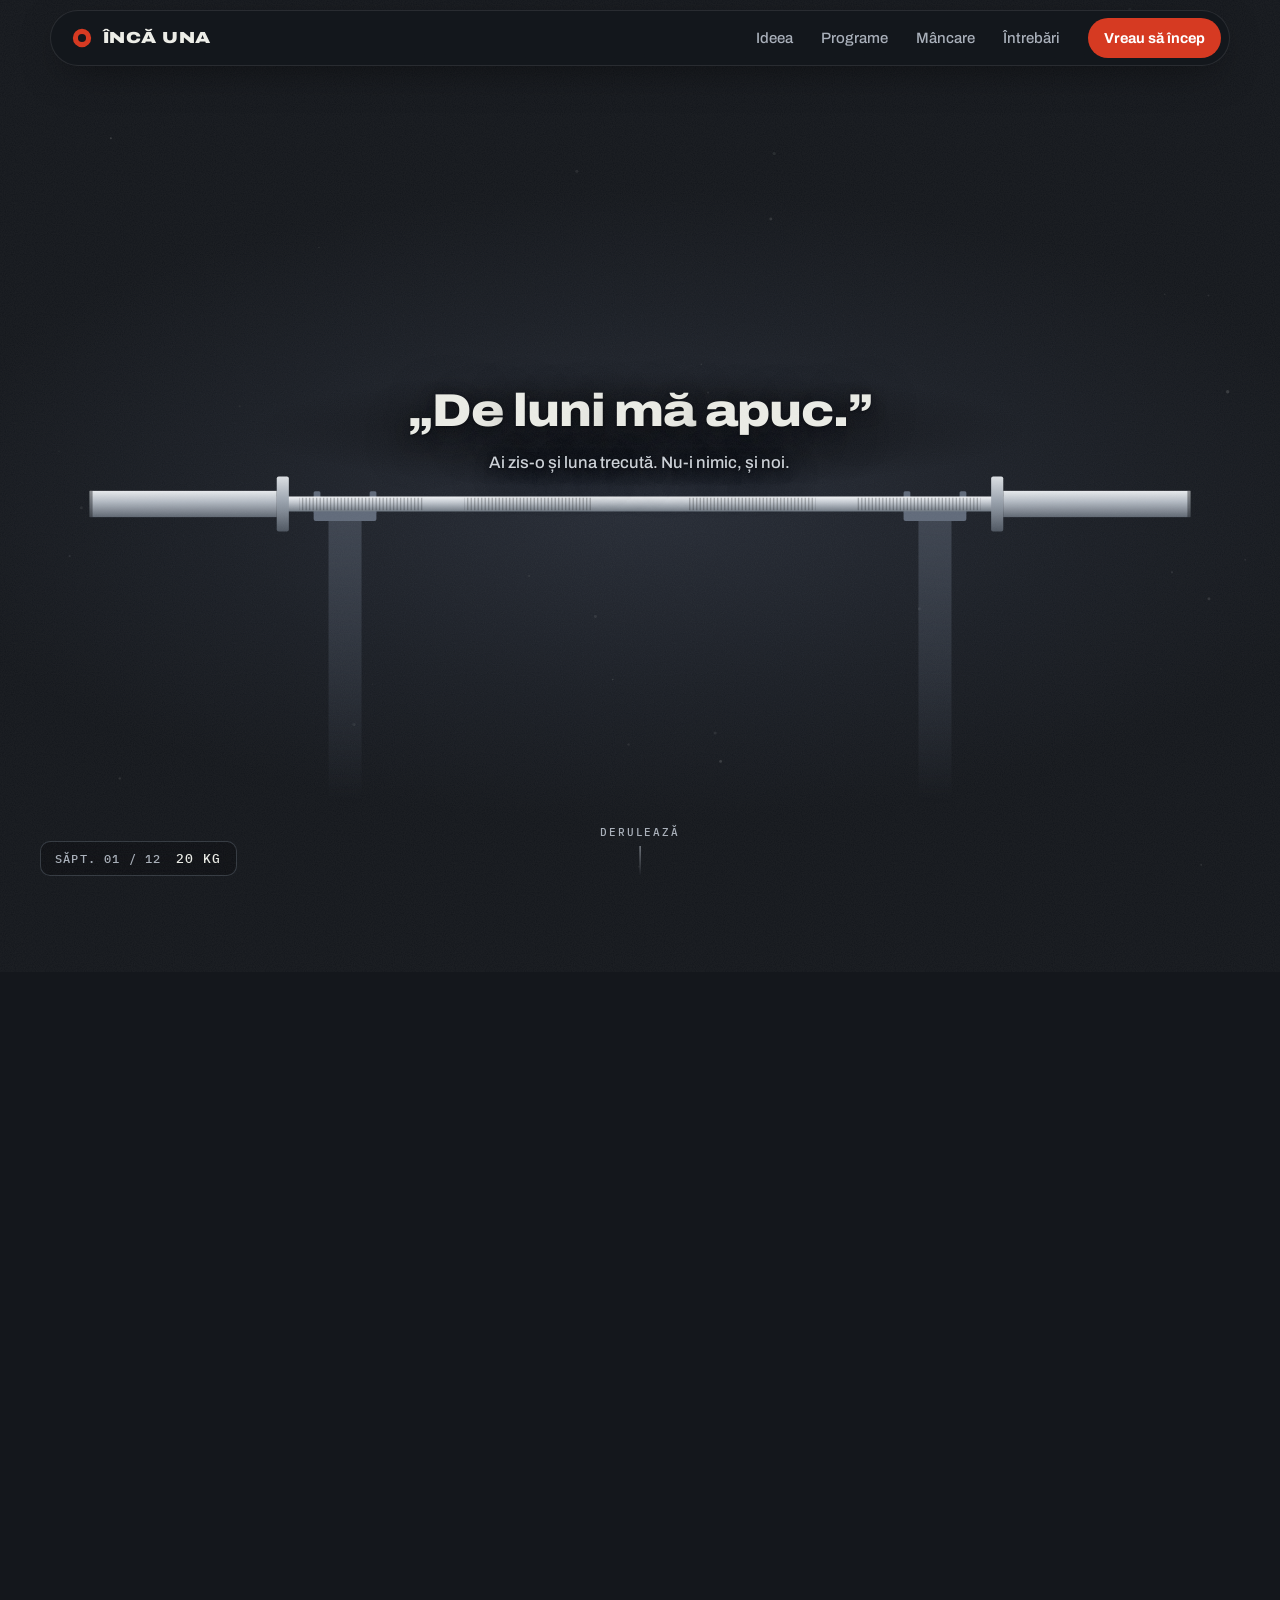
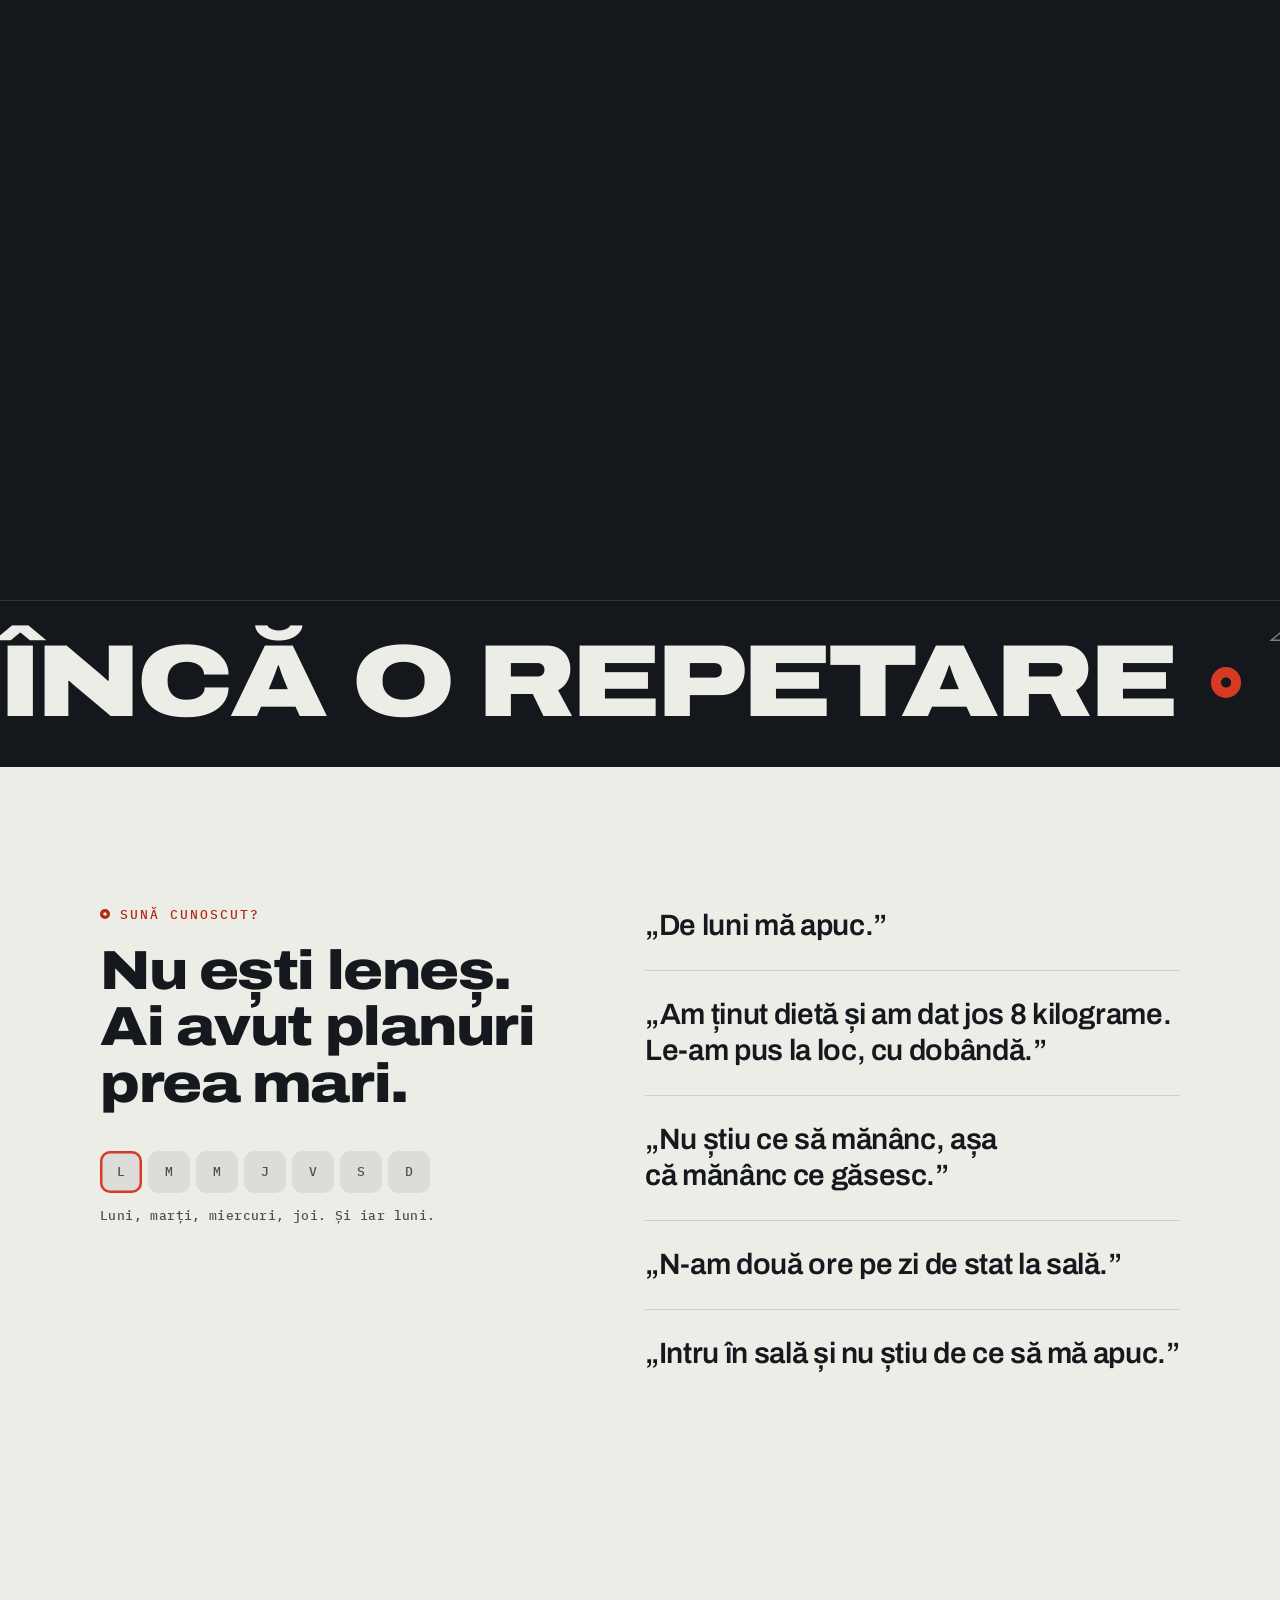
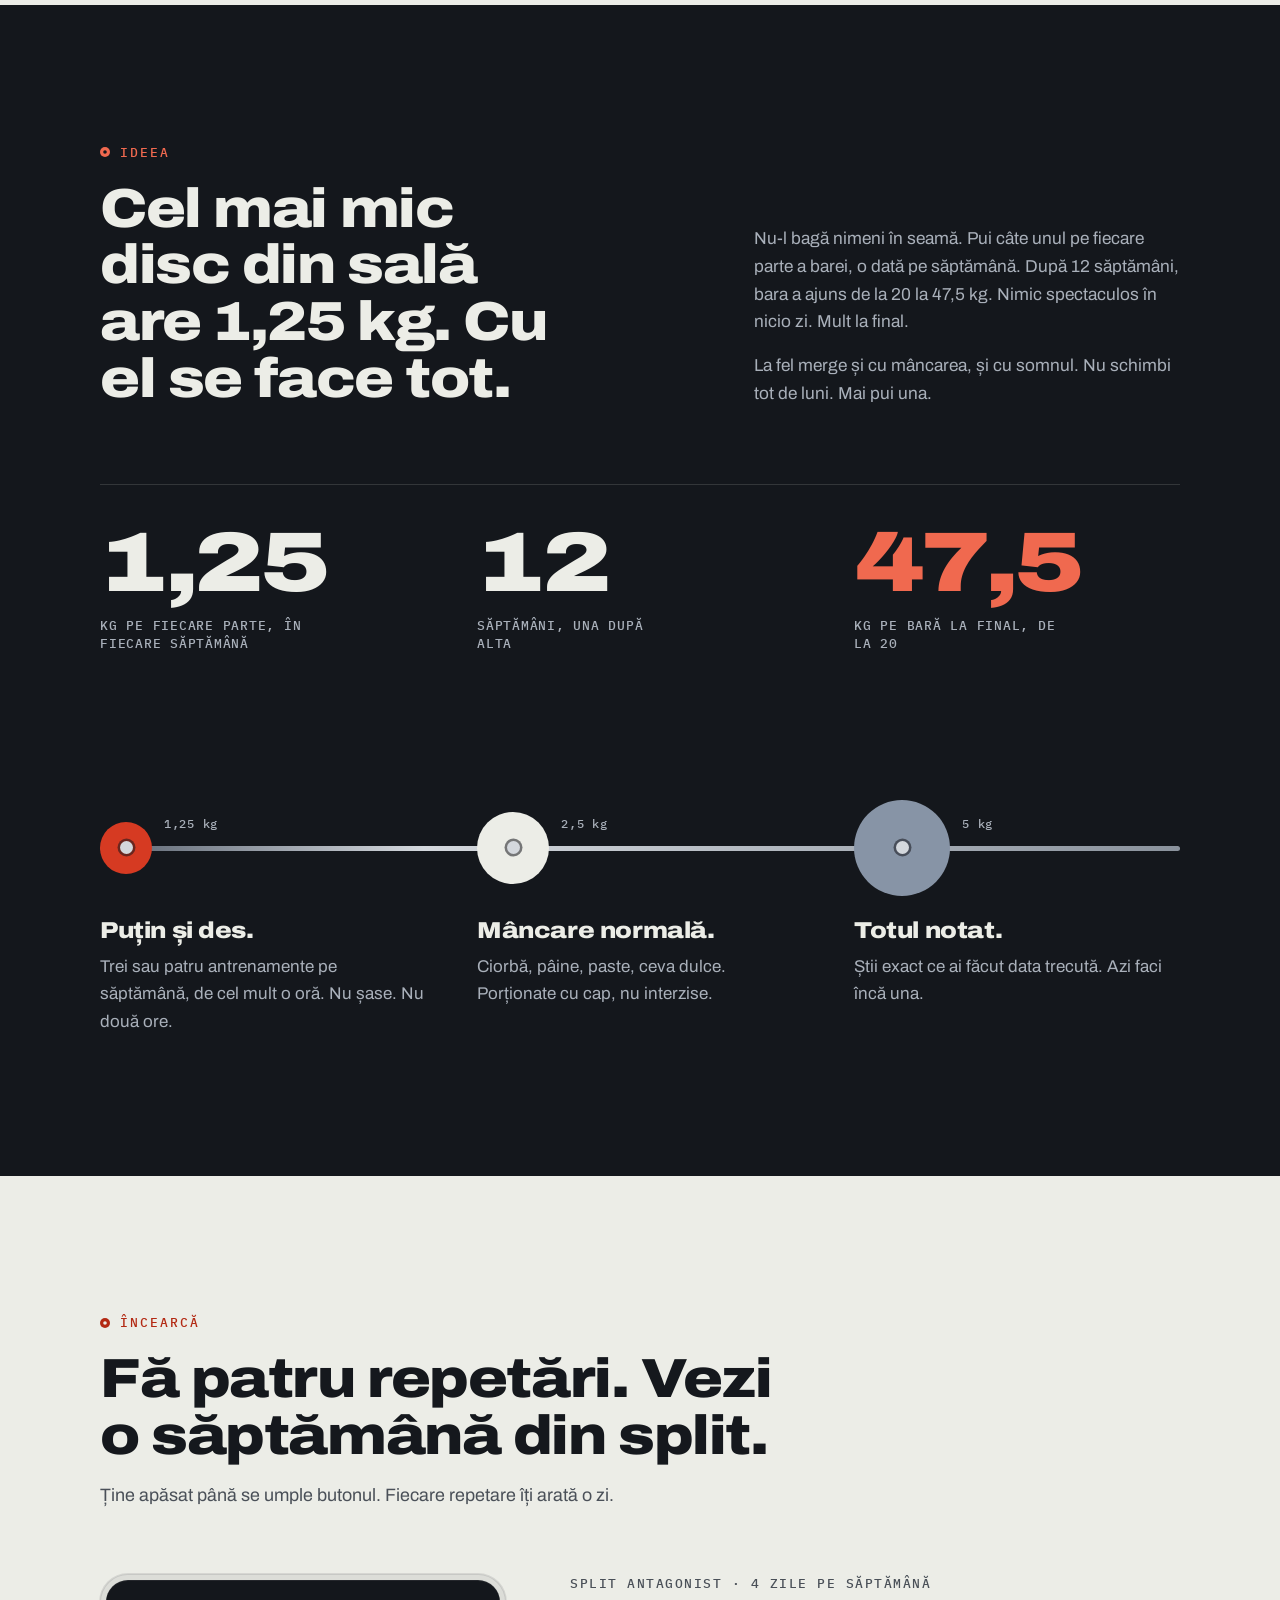
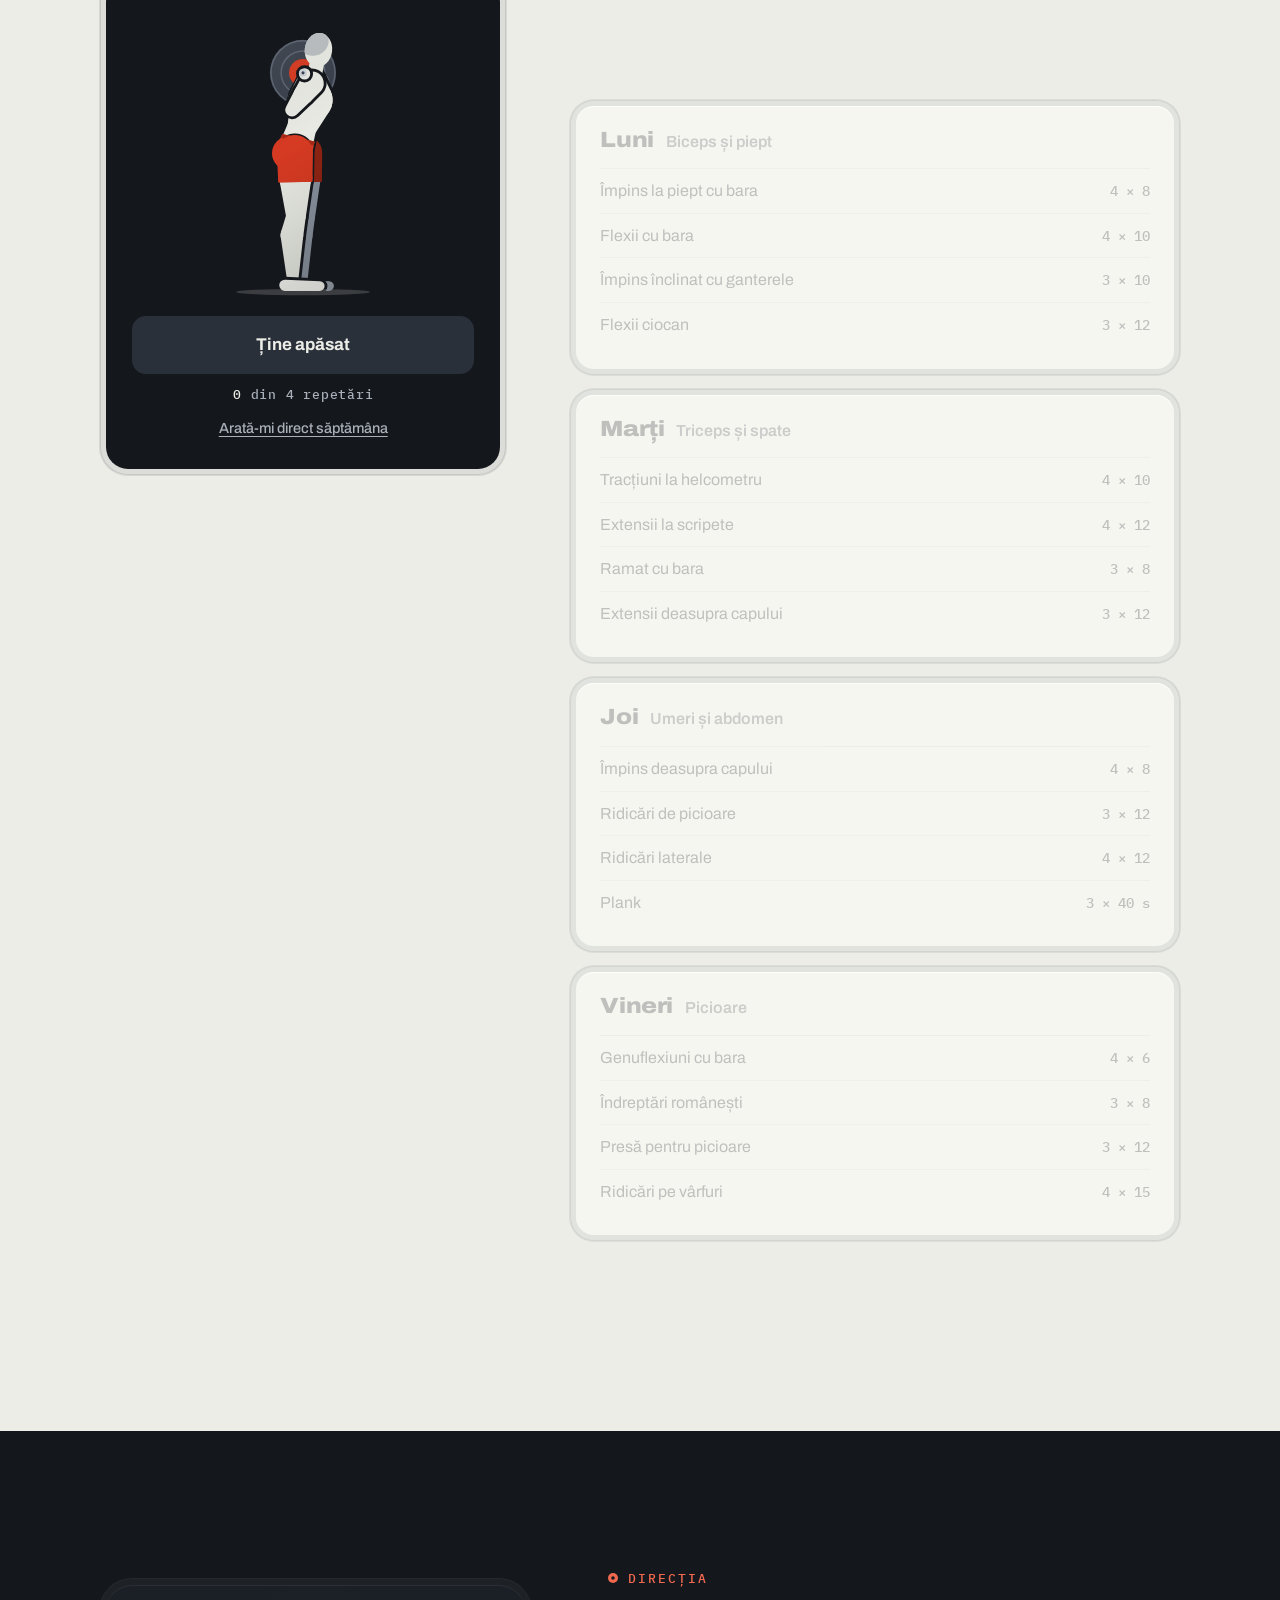
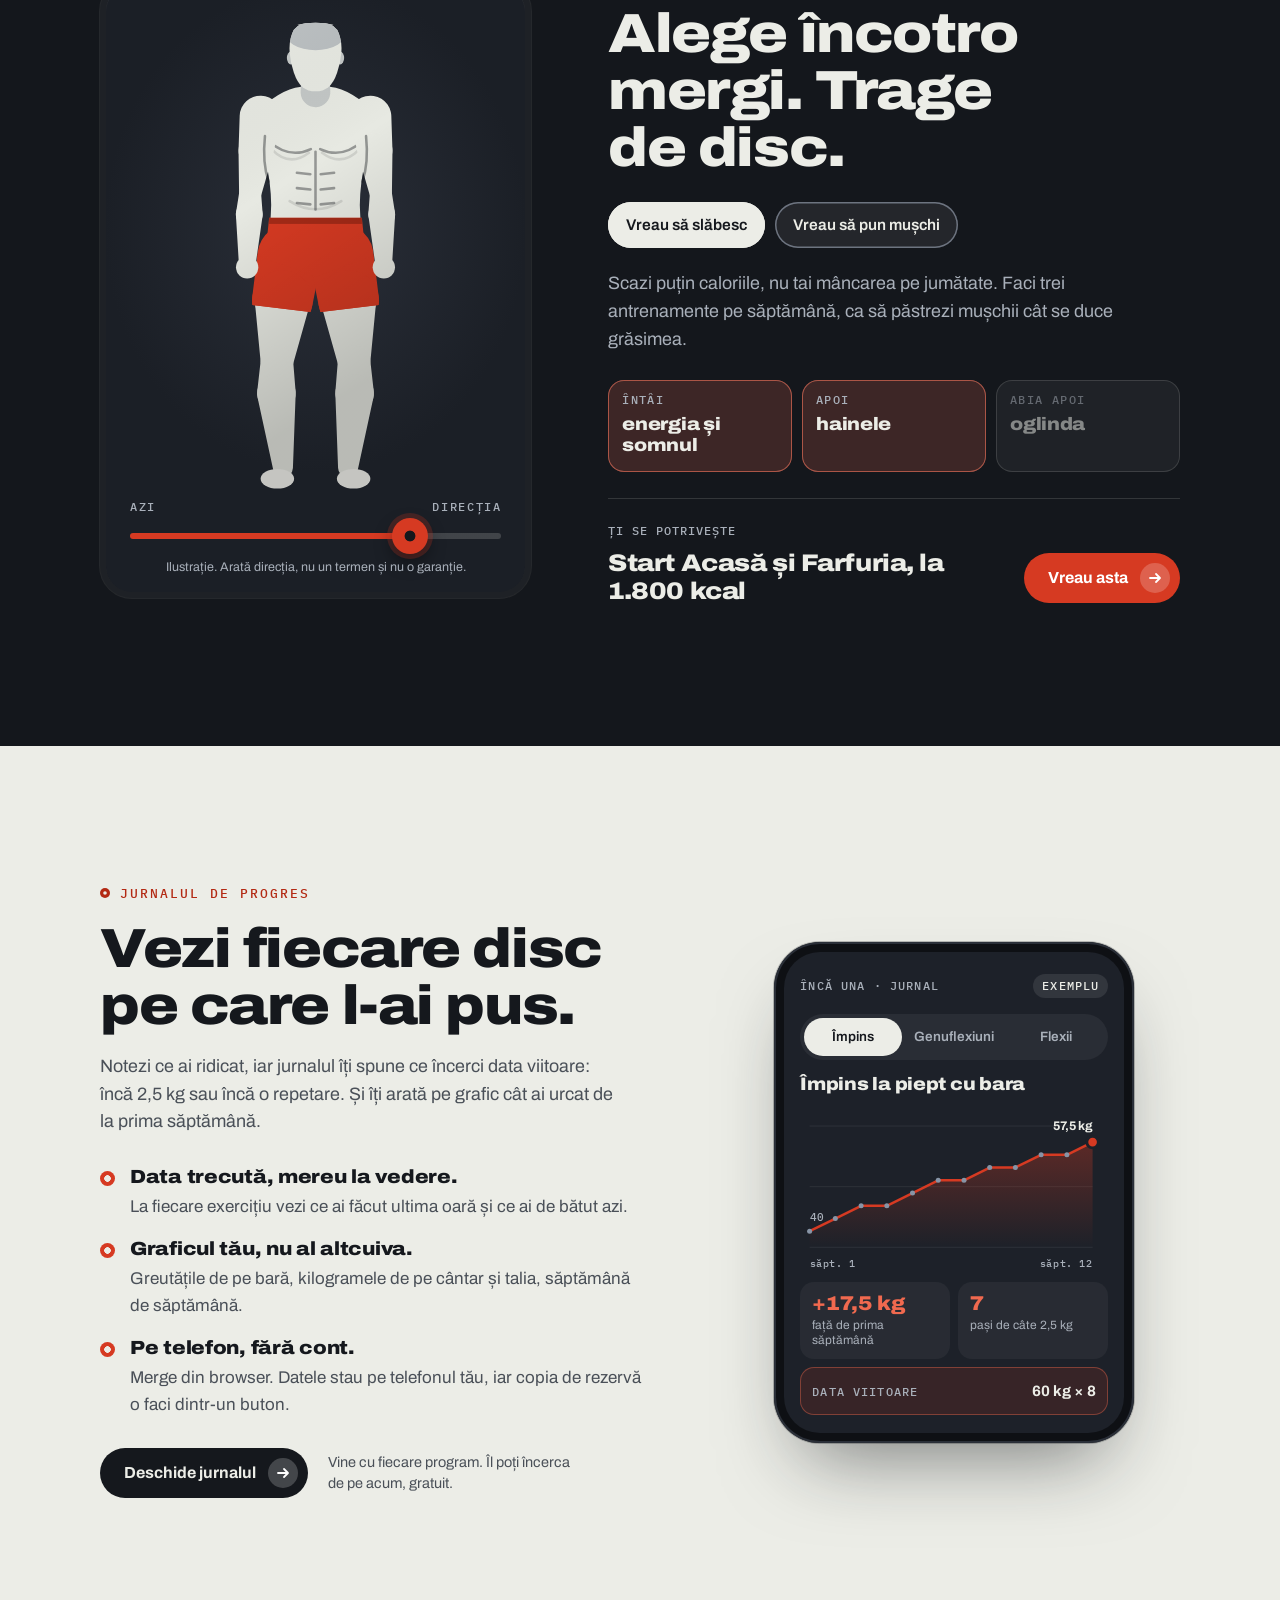
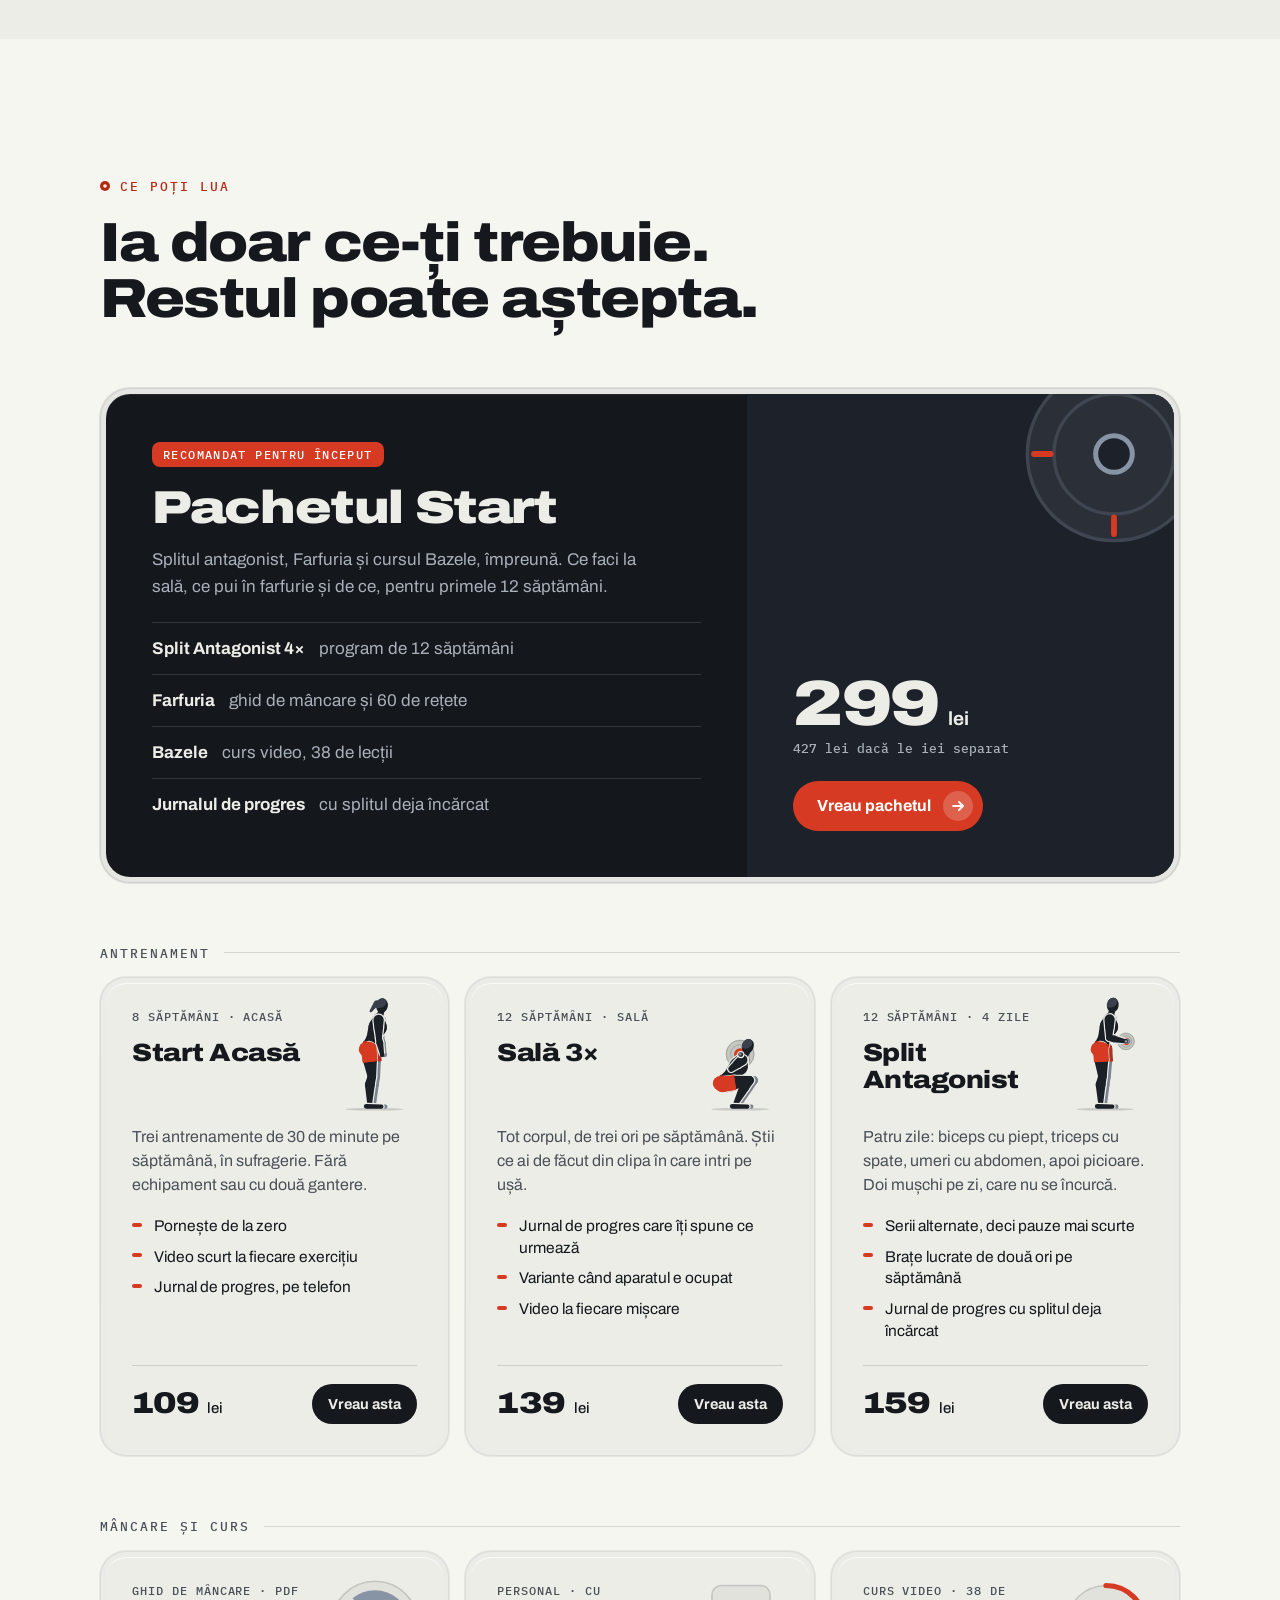
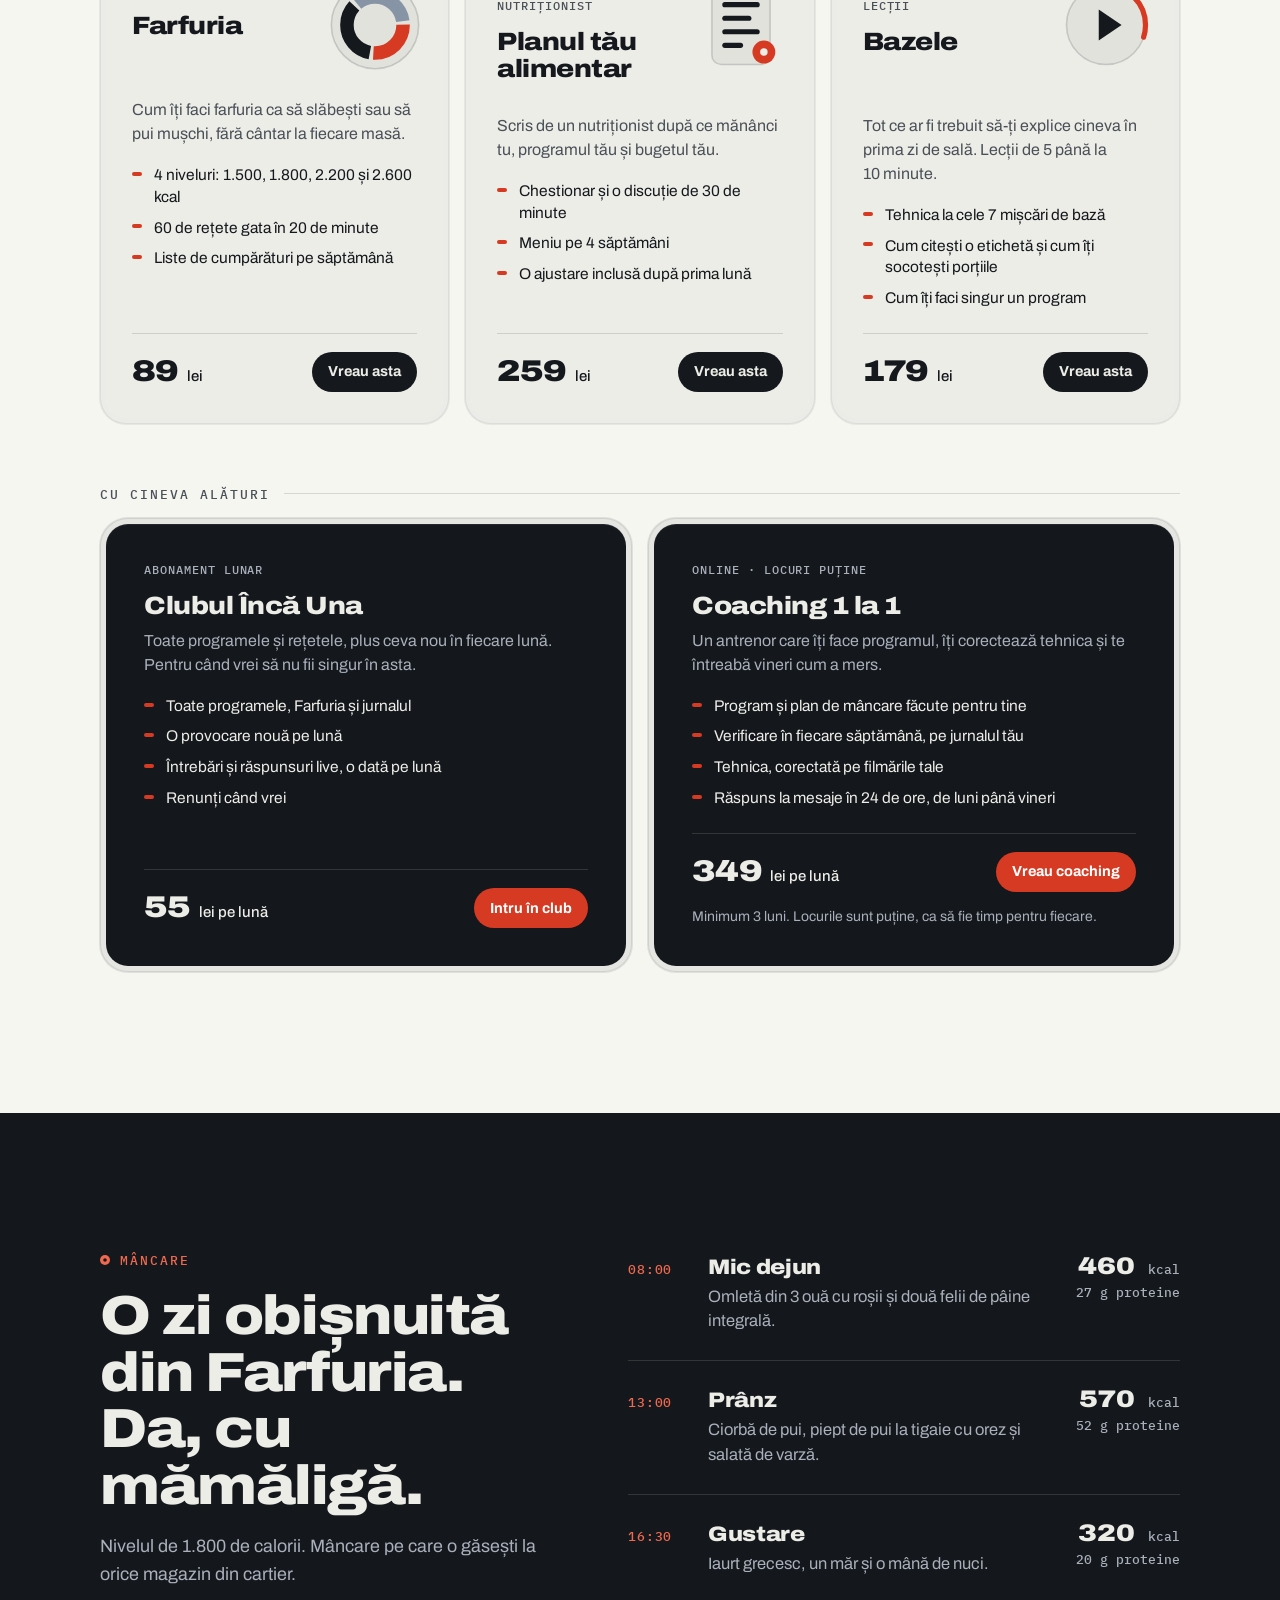
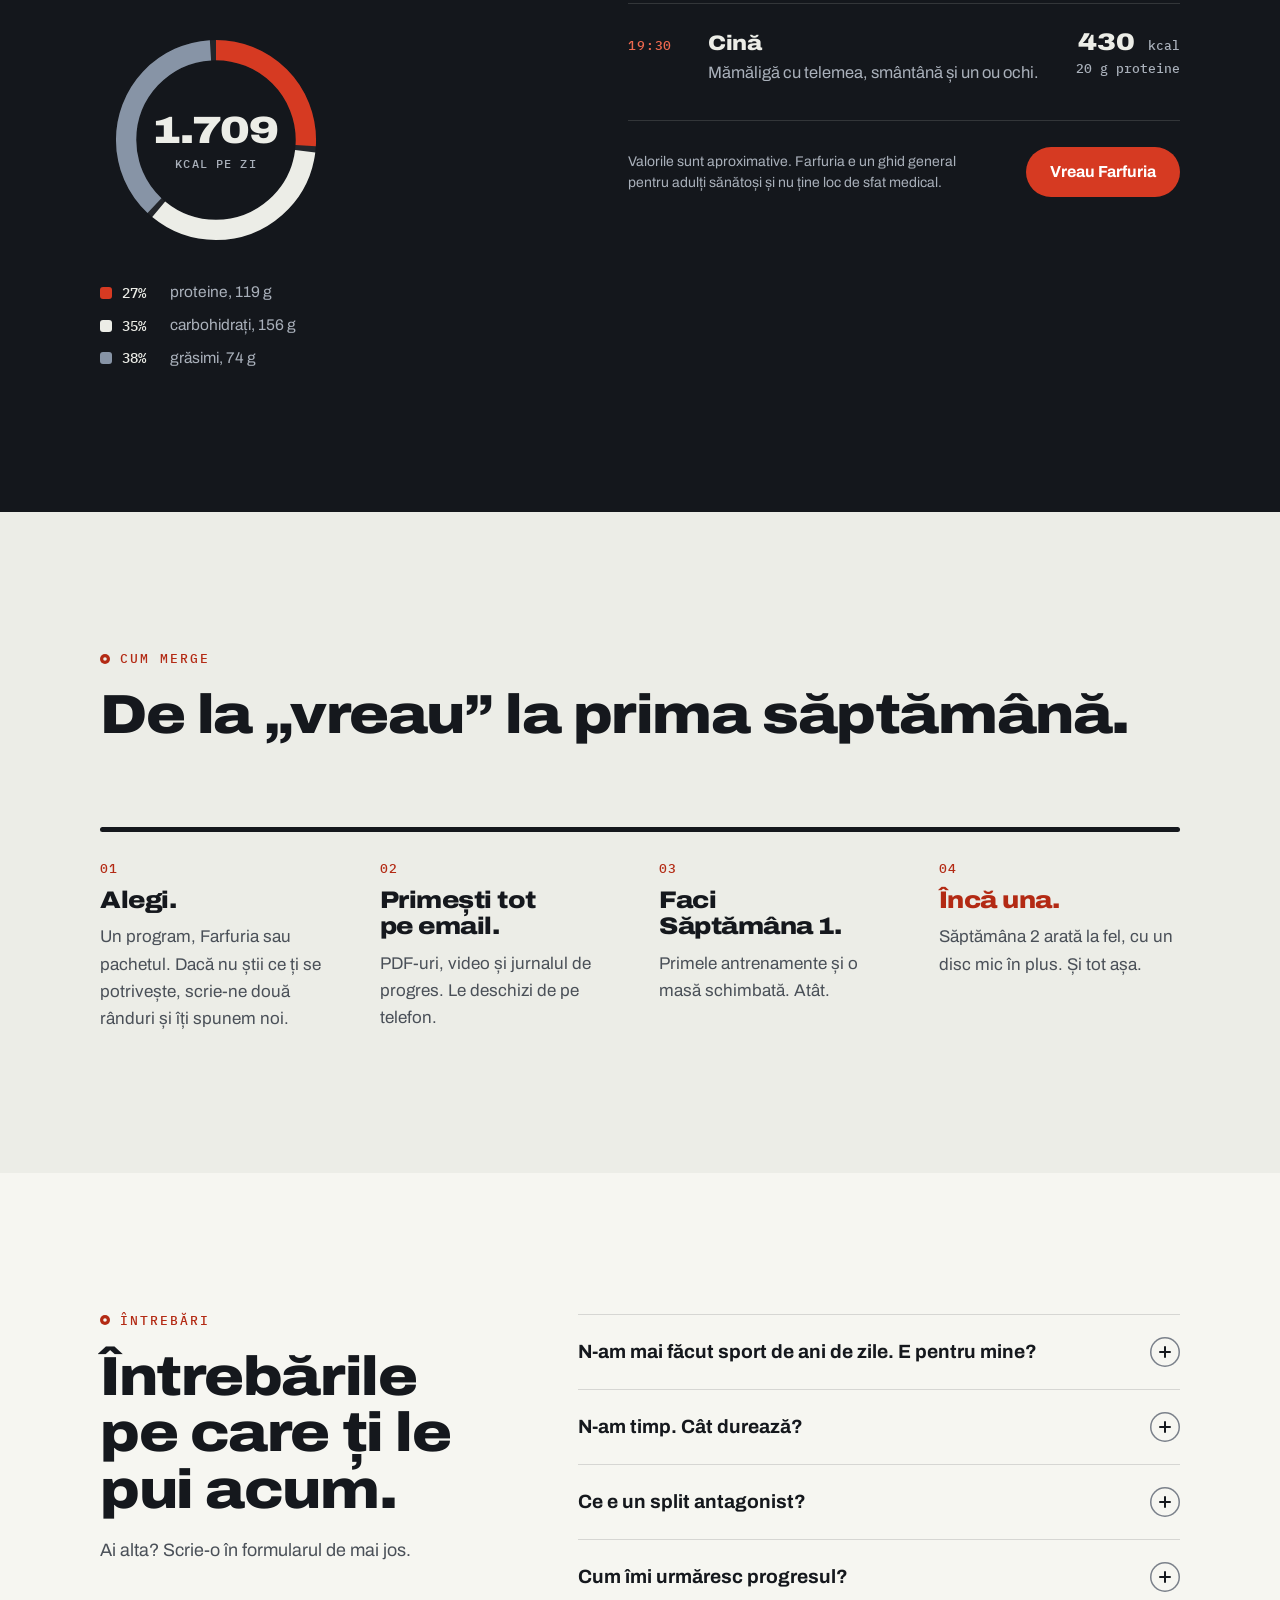
<file: index.html>
<!doctype html>
<html lang="ro">
<head>
<meta charset="utf-8">
<meta name="viewport" content="width=device-width,initial-scale=1">
<title>Încă Una · Programe de antrenament, planuri de mâncare și coaching online</title>
<meta name="description" content="Programe de antrenament pentru acasă și sală, planuri de mâncare cu rețete românești și coaching online. Puțin câte puțin, săptămână de săptămână.">
<meta name="theme-color" content="#14171C">
<meta name="robots" content="noindex">
<!-- DEPLOY STEP: og:url and og:image carry the live address. Change both when the site moves to its own domain. -->
<meta property="og:type" content="website">
<meta property="og:locale" content="ro_RO">
<meta property="og:title" content="Încă Una · Antrenamente, mâncare și coaching online">
<meta property="og:description" content="Programe de antrenament și planuri de mâncare pe care le poți ține și în săptămânile proaste.">
<meta property="og:url" content="https://edi09popa-art.github.io/inca-una/">
<meta property="og:image" content="https://edi09popa-art.github.io/inca-una/assets/og.jpg">
<meta name="twitter:card" content="summary_large_image">
<link rel="icon" href="data:image/svg+xml,%3Csvg xmlns='http://www.w3.org/2000/svg' viewBox='0 0 32 32'%3E%3Crect width='32' height='32' rx='7' fill='%2314171C'/%3E%3Ccircle cx='16' cy='16' r='8.5' fill='none' stroke='%23D63A22' stroke-width='6.5'/%3E%3C/svg%3E">
<link rel="preload" href="assets/fonts/archivo-latin.woff2" as="font" type="font/woff2" crossorigin>
<link rel="stylesheet" href="assets/style.css">
<script>document.documentElement.className = 'js';</script>
</head>
<body>
<a class="skip" href="#main">Sari la conținut</a>
<div class="env" aria-hidden="true"></div>
<div class="prog" aria-hidden="true"><i></i></div>

<nav class="nav" aria-label="Principal">
  <a class="brand" href="#top" aria-label="Încă Una, sus">
    <svg class="mark" viewBox="0 0 24 24" aria-hidden="true"><circle cx="12" cy="12" r="7.2" fill="none" stroke="currentColor" stroke-width="5.6"/></svg>
    <span>Încă Una</span>
  </a>
  <ul class="nav-links">
    <li><a href="#ideea">Ideea</a></li>
    <li><a href="#programe">Programe</a></li>
    <li><a href="#mancare">Mâncare</a></li>
    <li><a href="#intrebari">Întrebări</a></li>
  </ul>
  <a class="btn sm" href="#start">Vreau să încep</a>
</nav>

<nav class="rail" aria-label="Secțiuni">
  <span class="rail-track" aria-hidden="true"><i class="rail-fill"></i></span>
  <span class="rail-disc" aria-hidden="true"></span>
  <a href="#cunoscut"><span>Sună cunoscut?</span></a>
  <a href="#ideea"><span>Ideea</span></a>
  <a href="#incearca"><span>Încearcă</span></a>
  <a href="#directie"><span>Direcția</span></a>
  <a href="#progres"><span>Jurnalul</span></a>
  <a href="#programe"><span>Ce poți lua</span></a>
  <a href="#mancare"><span>Mâncare</span></a>
  <a href="#cum"><span>Cum merge</span></a>
  <a href="#intrebari"><span>Întrebări</span></a>
  <a href="#start"><span>Începe</span></a>
</nav>

<main id="main" tabindex="-1">

<section class="hero" id="top" aria-label="Introducere">
  <div class="stage">
    <canvas id="scene" aria-hidden="true"></canvas>
    <div class="fallback-bar" aria-hidden="true"><i></i><i></i><i></i><i></i><i></i><i></i></div>

    <div class="bands">
      <div class="band b1" data-a="0" data-b="0.19">
        <div class="cap">
          <p class="big split" data-fx="rise">„De luni mă apuc.”</p>
          <p class="small">Ai zis-o și luna trecută. Nu-i nimic, și noi.</p>
        </div>
      </div>

      <div class="band b2" data-a="0.23" data-b="0.455">
        <div class="cap">
          <p class="big split" data-fx="slide">Nu-ți lipsește voința.</p>
          <p class="small">Ți-a lipsit un plan destul de mic cât să-l poți ține.</p>
        </div>
      </div>

      <div class="band b3" data-a="0.5" data-b="0.74">
        <div class="cap">
          <p class="big split" data-fx="slide">Plus 2,5 kg pe săptămână pare o glumă.</p>
          <p class="small">După 12 săptămâni, bara e de peste două ori mai grea.</p>
        </div>
      </div>

      <div class="band b4" data-a="0.8" data-b="1" data-ramp="0.12">
        <div class="cap">
          <p class="kick"><span>Antrenamente · Mâncare</span><span>Coaching online</span></p>
          <h1 class="split" data-fx="rise">Încă una.</h1>
        </div>
        <div class="bot">
          <p class="sub">Programe de antrenament și planuri de mâncare pe care le poți ține și în săptămânile proaste.</p>
          <div class="cta-row">
            <a class="btn" href="#start">Vreau să încep<i class="arr" aria-hidden="true"></i></a>
            <a class="btn ghost" href="#programe">Vezi ce poți lua</a>
          </div>
        </div>
      </div>
    </div>

    <div class="hud chip" aria-hidden="true"><span class="hud-l">Săpt. 01 / 12</span><span class="hud-n">20 kg</span></div>
    <div class="cue" aria-hidden="true"><span>Derulează</span><i></i></div>
  </div>
</section>

<div class="below">

<div class="mq" aria-hidden="true"><div class="mq-shift"><div class="mq-track"><span>Încă o repetare</span><i></i><span>Încă o săptămână</span><i></i><span>Încă un disc</span><i></i><span>Încă o masă bună</span><i></i><span>Încă o repetare</span><i></i><span>Încă o săptămână</span><i></i><span>Încă un disc</span><i></i><span>Încă o masă bună</span><i></i><span>Încă o repetare</span><i></i><span>Încă o săptămână</span><i></i><span>Încă un disc</span><i></i><span>Încă o masă bună</span><i></i></div></div></div>

<section class="sec s-known" id="cunoscut" aria-labelledby="h-known">
  <div class="wrap known">
    <header class="known-head">
      <p class="kicker rv">Sună cunoscut?</p>
      <h2 id="h-known" class="rv">Nu ești leneș. Ai avut planuri prea mari.</h2>
      <div class="week rv" aria-hidden="true">
        <span>L</span><span>M</span><span>M</span><span>J</span><span>V</span><span>S</span><span>D</span>
        <i class="week-dot"></i>
      </div>
      <p class="week-note rv">Luni, marți, miercuri, joi. Și iar luni.</p>
    </header>
    <div class="known-body">
      <ul class="said">
        <li class="rv">„De luni mă apuc.”</li>
        <li class="rv">„Am ținut dietă și am dat jos 8&nbsp;kilograme. Le-am pus la loc, cu dobândă.”</li>
        <li class="rv">„Nu știu ce să mănânc, așa că mănânc ce găsesc.”</li>
        <li class="rv">„N-am două ore pe zi de stat la sală.”</li>
        <li class="rv">„Intru în sală și nu știu de ce să mă apuc.”</li>
      </ul>
      <p class="known-close rv">Planurile mari țin până joi. <strong>Cele mici țin.</strong></p>
    </div>
  </div>
</section>

<section class="sec s-idea dark" id="ideea" aria-labelledby="h-idea">
  <div class="wrap">
    <div class="idea-top">
      <div>
        <p class="kicker rv">Ideea</p>
        <h2 id="h-idea" class="rv">Cel mai mic disc din sală are 1,25&nbsp;kg. Cu el se face tot.</h2>
      </div>
      <div class="idea-text">
        <p class="rv">Nu-l bagă nimeni în seamă. Pui câte unul pe fiecare parte a barei, o dată pe săptămână. După 12&nbsp;săptămâni, bara a ajuns de la 20 la 47,5&nbsp;kg. Nimic spectaculos în nicio zi. Mult la final.</p>
        <p class="rv">La fel merge și cu mâncarea, și cu somnul. Nu schimbi tot de luni. Mai pui una.</p>
      </div>
    </div>
    <ul class="stats">
      <li class="rv"><b class="count" data-to="1.25" data-dec="2">1,25</b><span>kg pe fiecare parte, în fiecare săptămână</span></li>
      <li class="rv"><b class="count" data-to="12" data-dec="0">12</b><span>săptămâni, una după alta</span></li>
      <li class="rv"><b class="count" data-from="20" data-to="47.5" data-dec="1">47,5</b><span>kg pe bară la final, de la 20</span></li>
    </ul>
    <ol class="rules">
      <li class="rule rv">
        <span class="disc d1" aria-hidden="true"><b>1,25</b></span>
        <h3>Puțin și des.</h3>
        <p>Trei sau patru antrenamente pe săptămână, de cel mult o oră. Nu șase. Nu două ore.</p>
      </li>
      <li class="rule rv">
        <span class="disc d2" aria-hidden="true"><b>2,5</b></span>
        <h3>Mâncare normală.</h3>
        <p>Ciorbă, pâine, paste, ceva dulce. Porționate cu cap, nu interzise.</p>
      </li>
      <li class="rule rv">
        <span class="disc d3" aria-hidden="true"><b>5</b></span>
        <h3>Totul notat.</h3>
        <p>Știi exact ce ai făcut data trecută. Azi faci încă una.</p>
      </li>
    </ol>
  </div>
</section>

<section class="sec s-try" id="incearca" aria-labelledby="h-try">
  <div class="wrap">
    <header class="try-head">
      <p class="kicker rv">Încearcă</p>
      <h2 id="h-try" class="rv">Fă patru repetări. Vezi o săptămână din split.</h2>
      <p class="lede rv" id="rep-help">Ține apăsat până se umple butonul. Fiecare repetare îți arată o zi.</p>
    </header>
    <div class="try">
      <div class="rig rv">
        <canvas class="rig-canvas" id="rig-canvas" width="640" height="560" aria-hidden="true"></canvas>
        <button class="hold" id="hold" type="button" aria-describedby="rep-help">
          <span class="hold-fill" aria-hidden="true"></span>
          <span class="hold-label">Ține apăsat</span>
        </button>
        <p class="rep-count" aria-live="polite"><b id="rep-n">0</b> din 4 repetări</p>
        <button class="textlink" id="rep-skip" type="button">Arată-mi direct săptămâna</button>
      </div>

      <div class="days-wrap">
        <p class="days-k rv">Split antagonist · 4 zile pe săptămână</p>
        <p class="split-why rv">În aceeași zi lucrezi doi mușchi care nu se încurcă. Pieptul împinge, bicepsul trage: cât se odihnește unul, lucrează celălalt. Așa niciun braț nu ajunge obosit la rândul lui.</p>
        <ol class="days">
          <li class="day rv">
            <h3><span>Luni</span> Biceps și piept</h3>
            <ul>
              <li><span>Împins la piept cu bara</span><b>4 × 8</b></li>
              <li><span>Flexii cu bara</span><b>4 × 10</b></li>
              <li><span>Împins înclinat cu ganterele</span><b>3 × 10</b></li>
              <li><span>Flexii ciocan</span><b>3 × 12</b></li>
            </ul>
          </li>
          <li class="day rv">
            <h3><span>Marți</span> Triceps și spate</h3>
            <ul>
              <li><span>Tracțiuni la helcometru</span><b>4 × 10</b></li>
              <li><span>Extensii la scripete</span><b>4 × 12</b></li>
              <li><span>Ramat cu bara</span><b>3 × 8</b></li>
              <li><span>Extensii deasupra capului</span><b>3 × 12</b></li>
            </ul>
          </li>
          <li class="day rv">
            <h3><span>Joi</span> Umeri și abdomen</h3>
            <ul>
              <li><span>Împins deasupra capului</span><b>4 × 8</b></li>
              <li><span>Ridicări de picioare</span><b>3 × 12</b></li>
              <li><span>Ridicări laterale</span><b>4 × 12</b></li>
              <li><span>Plank</span><b>3 × 40 s</b></li>
            </ul>
          </li>
          <li class="day rv">
            <h3><span>Vineri</span> Picioare</h3>
            <ul>
              <li><span>Genuflexiuni cu bara</span><b>4 × 6</b></li>
              <li><span>Îndreptări românești</span><b>3 × 8</b></li>
              <li><span>Presă pentru picioare</span><b>3 × 12</b></li>
              <li><span>Ridicări pe vârfuri</span><b>4 × 15</b></li>
            </ul>
          </li>
        </ol>
        <p class="days-done" id="rep-done">Patru zile de sală, trei libere. Atât e o săptămână.</p>
      </div>
    </div>
  </div>
</section>

<section class="sec s-dir dark" id="directie" aria-labelledby="h-dir">
  <div class="wrap dir">
    <div class="dir-stage rv">
      <canvas id="dir-canvas" width="640" height="800" role="img" aria-label="Ilustrație: un corp desenat care își schimbă forma pe măsură ce tragi de cursor"></canvas>
      <div class="dir-slider">
        <p class="dir-ends" aria-hidden="true"><span>Azi</span><span>Direcția</span></p>
        <input id="dir-range" type="range" min="0" max="100" value="0" step="1" aria-label="De la azi spre direcția în care mergi">
      </div>
      <p class="dir-note">Ilustrație. Arată direcția, nu un termen și nu o garanție.</p>
    </div>
    <div class="dir-text">
      <p class="kicker rv">Direcția</p>
      <h2 id="h-dir" class="rv">Alege încotro mergi. Trage de disc.</h2>
      <div class="chips rv" role="radiogroup" aria-label="Încotro mergi">
        <button type="button" role="radio" aria-checked="true" data-from="plin">Vreau să slăbesc</button>
        <button type="button" role="radio" aria-checked="false" data-from="slab">Vreau să pun mușchi</button>
      </div>
      <p class="lede rv" id="dir-lede">Scazi puțin caloriile, nu tai mâncarea pe jumătate. Faci trei antrenamente pe săptămână, ca să păstrezi mușchii cât se duce grăsimea.</p>
      <ol class="way rv">
        <li><b>Întâi</b><span id="dir-w1">energia și somnul</span></li>
        <li><b>Apoi</b><span id="dir-w2">hainele</span></li>
        <li><b>Abia apoi</b><span id="dir-w3">oglinda</span></li>
      </ol>
      <div class="dir-rec rv">
        <p class="card-k">Ți se potrivește</p>
        <p class="dir-rec-name" id="dir-rec">Start Acasă și Farfuria, la 1.800 kcal</p>
        <a class="btn pick" id="dir-btn" href="#start" data-pick="Start Acasă">Vreau asta<i class="arr" aria-hidden="true"></i></a>
      </div>
    </div>
  </div>
</section>

<section class="sec s-log" id="progres" aria-labelledby="h-log">
  <div class="wrap log">
    <div class="log-text">
      <p class="kicker rv">Jurnalul de progres</p>
      <h2 id="h-log" class="rv">Vezi fiecare disc pe care l-ai pus.</h2>
      <p class="lede rv">Notezi ce ai ridicat, iar jurnalul îți spune ce încerci data viitoare: încă 2,5&nbsp;kg sau încă o repetare. Și îți arată pe grafic cât ai urcat de la prima săptămână.</p>
      <ul class="log-feats">
        <li class="rv"><h3>Data trecută, mereu la vedere.</h3><p>La fiecare exercițiu vezi ce ai făcut ultima oară și ce ai de bătut azi.</p></li>
        <li class="rv"><h3>Graficul tău, nu al altcuiva.</h3><p>Greutățile de pe bară, kilogramele de pe cântar și talia, săptămână de săptămână.</p></li>
        <li class="rv"><h3>Pe telefon, fără cont.</h3><p>Merge din browser. Datele stau pe telefonul tău, iar copia de rezervă o faci dintr-un buton.</p></li>
      </ul>
      <div class="log-cta rv">
        <a class="btn ink" href="jurnal.html">Deschide jurnalul<i class="arr" aria-hidden="true"></i></a>
        <p class="log-free">Vine cu fiecare program. Îl poți încerca de pe acum, gratuit.</p>
      </div>
    </div>
    <div class="phone rv">
      <div class="phone-in">
        <div class="ph-top"><span class="ph-brand">Încă Una · Jurnal</span><span class="ph-tag">Exemplu</span></div>
        <div class="ph-tabs" role="tablist" aria-label="Exercițiu din exemplu">
          <button type="button" role="tab" aria-selected="true" data-ex="0">Împins</button>
          <button type="button" role="tab" aria-selected="false" tabindex="-1" data-ex="1">Genuflexiuni</button>
          <button type="button" role="tab" aria-selected="false" tabindex="-1" data-ex="2">Flexii</button>
        </div>
        <p class="ph-ex" id="ph-ex">Împins la piept cu bara</p>
        <svg class="chart" id="ph-chart" viewBox="0 0 320 180" role="img" aria-label="Exemplu: împins la piept, de la 40 la 57,5 kg în 12 săptămâni"></svg>
        <div class="ph-stats">
          <div><b id="ph-s1">+17,5 kg</b><span>față de prima săptămână</span></div>
          <div><b id="ph-s2">7</b><span>pași de câte 2,5 kg</span></div>
        </div>
        <div class="ph-next"><span>Data viitoare</span><b id="ph-next">60 kg × 8</b></div>
      </div>
    </div>
  </div>
</section>

<section class="sec s-shop" id="programe" aria-labelledby="h-shop">
  <div class="wrap">
    <header class="shop-head">
      <p class="kicker rv">Ce poți lua</p>
      <h2 id="h-shop" class="rv">Ia doar ce-ți trebuie. Restul poate aștepta.</h2>
    </header>

    <article class="bundle rv">
      <div class="bundle-main">
        <p class="tag">Recomandat pentru început</p>
        <h3>Pachetul Start</h3>
        <p>Splitul antagonist, Farfuria și cursul Bazele, împreună. Ce faci la sală, ce pui în farfurie și de ce, pentru primele 12&nbsp;săptămâni.</p>
        <ul class="bundle-list">
          <li><b>Split Antagonist 4×</b> program de 12 săptămâni</li>
          <li><b>Farfuria</b> ghid de mâncare și 60 de rețete</li>
          <li><b>Bazele</b> curs video, 38 de lecții</li>
          <li><b>Jurnalul de progres</b> cu splitul deja încărcat</li>
        </ul>
      </div>
      <div class="bundle-buy">
        <svg class="bundle-disc" viewBox="0 0 120 120" aria-hidden="true"><circle cx="60" cy="60" r="52" class="bd-a"/><circle cx="60" cy="60" r="36" class="bd-b"/><circle cx="60" cy="60" r="11" class="bd-c"/><path d="M60 12v10M60 98v10M12 60h10M98 60h10" class="bd-d"/></svg>
        <p class="price big-price"><b>299</b> lei</p>
        <p class="price-note">427 lei dacă le iei separat</p>
        <a class="btn pick" href="#start" data-pick="Pachetul Start">Vreau pachetul<i class="arr" aria-hidden="true"></i></a>
      </div>
    </article>

    <h3 class="shelf-k rv">Antrenament</h3>
    <div class="cards">
      <article class="card rv">
        <canvas class="mini" data-fig="bw" width="216" height="216" aria-hidden="true"></canvas>
        <p class="card-k">8 săptămâni · acasă</p>
        <h4>Start Acasă</h4>
        <p class="card-d">Trei antrenamente de 30&nbsp;de minute pe săptămână, în sufragerie. Fără echipament sau cu două gantere.</p>
        <ul class="ticks">
          <li>Pornește de la zero</li>
          <li>Video scurt la fiecare exercițiu</li>
          <li>Jurnal de progres, pe telefon</li>
        </ul>
        <div class="card-foot"><p class="price"><b>109</b> lei</p><a class="btn sm ink pick" href="#start" data-pick="Start Acasă">Vreau asta</a></div>
      </article>
      <article class="card rv">
        <canvas class="mini" data-fig="bar" width="216" height="216" aria-hidden="true"></canvas>
        <p class="card-k">12 săptămâni · sală</p>
        <h4>Sală 3×</h4>
        <p class="card-d">Tot corpul, de trei ori pe săptămână. Știi ce ai de făcut din clipa în care intri pe ușă.</p>
        <ul class="ticks">
          <li>Jurnal de progres care îți spune ce urmează</li>
          <li>Variante când aparatul e ocupat</li>
          <li>Video la fiecare mișcare</li>
        </ul>
        <div class="card-foot"><p class="price"><b>139</b> lei</p><a class="btn sm ink pick" href="#start" data-pick="Sală 3×">Vreau asta</a></div>
      </article>
      <article class="card rv">
        <canvas class="mini" data-fig="curl" width="216" height="216" aria-hidden="true"></canvas>
        <p class="card-k">12 săptămâni · 4 zile</p>
        <h4>Split Antagonist</h4>
        <p class="card-d">Patru zile: biceps cu piept, triceps cu spate, umeri cu abdomen, apoi picioare. Doi mușchi pe zi, care nu se încurcă.</p>
        <ul class="ticks">
          <li>Serii alternate, deci pauze mai scurte</li>
          <li>Brațe lucrate de două ori pe săptămână</li>
          <li>Jurnal de progres cu splitul deja încărcat</li>
        </ul>
        <div class="card-foot"><p class="price"><b>159</b> lei</p><a class="btn sm ink pick" href="#start" data-pick="Split Antagonist 4×">Vreau asta</a></div>
      </article>
    </div>

    <h3 class="shelf-k rv">Mâncare și curs</h3>
    <div class="cards">
      <article class="card rv">
        <svg class="mini glyph g-plate" viewBox="0 0 100 100" aria-hidden="true"><circle cx="50" cy="50" r="42" class="gl-o"/><g class="gl-spin"><circle cx="50" cy="50" r="27" class="gl-a" pathLength="100" stroke-dasharray="26 74"/><circle cx="50" cy="50" r="27" class="gl-b" pathLength="100" stroke-dasharray="34 66" stroke-dashoffset="-28"/><circle cx="50" cy="50" r="27" class="gl-c" pathLength="100" stroke-dasharray="34 66" stroke-dashoffset="-64"/></g></svg>
        <p class="card-k">Ghid de mâncare · PDF</p>
        <h4>Farfuria</h4>
        <p class="card-d">Cum îți faci farfuria ca să slăbești sau să pui mușchi, fără cântar la fiecare masă.</p>
        <ul class="ticks">
          <li>4 niveluri: 1.500, 1.800, 2.200 și 2.600 kcal</li>
          <li>60 de rețete gata în 20&nbsp;de minute</li>
          <li>Liste de cumpărături pe săptămână</li>
        </ul>
        <div class="card-foot"><p class="price"><b>89</b> lei</p><a class="btn sm ink pick" href="#start" data-pick="Farfuria">Vreau asta</a></div>
      </article>
      <article class="card rv">
        <svg class="mini glyph g-plan" viewBox="0 0 100 100" aria-hidden="true"><rect x="22" y="12" width="56" height="76" rx="9" class="gl-o"/><rect x="32" y="28" width="36" height="5" rx="2.5" class="gl-l l1"/><rect x="32" y="41" width="28" height="5" rx="2.5" class="gl-l l2"/><rect x="32" y="54" width="36" height="5" rx="2.5" class="gl-l l3"/><rect x="32" y="67" width="20" height="5" rx="2.5" class="gl-l l4"/><circle cx="72" cy="76" r="11" class="gl-dot"/><circle cx="72" cy="76" r="3.6" class="gl-hole"/></svg>
        <p class="card-k">Personal · cu nutriționist</p>
        <h4>Planul tău alimentar</h4>
        <p class="card-d">Scris de un nutriționist după ce mănânci tu, programul tău și bugetul tău.</p>
        <ul class="ticks">
          <li>Chestionar și o discuție de 30&nbsp;de minute</li>
          <li>Meniu pe 4 săptămâni</li>
          <li>O ajustare inclusă după prima lună</li>
        </ul>
        <div class="card-foot"><p class="price"><b>259</b> lei</p><a class="btn sm ink pick" href="#start" data-pick="Plan alimentar făcut pentru mine">Vreau asta</a></div>
      </article>
      <article class="card rv">
        <svg class="mini glyph g-play" viewBox="0 0 100 100" aria-hidden="true"><circle cx="50" cy="50" r="38" class="gl-o"/><circle cx="50" cy="50" r="38" class="gl-prog" pathLength="100" stroke-dasharray="30 70"/><path d="M43 35l22 15-22 15z" class="gl-tri"/></svg>
        <p class="card-k">Curs video · 38 de lecții</p>
        <h4>Bazele</h4>
        <p class="card-d">Tot ce ar fi trebuit să-ți explice cineva în prima zi de sală. Lecții de 5 până la 10&nbsp;minute.</p>
        <ul class="ticks">
          <li>Tehnica la cele 7 mișcări de bază</li>
          <li>Cum citești o etichetă și cum îți socotești porțiile</li>
          <li>Cum îți faci singur un program</li>
        </ul>
        <div class="card-foot"><p class="price"><b>179</b> lei</p><a class="btn sm ink pick" href="#start" data-pick="Cursul Bazele">Vreau asta</a></div>
      </article>
    </div>

    <h3 class="shelf-k rv">Cu cineva alături</h3>
    <div class="duo">
      <article class="panel rv">
        <p class="card-k">Abonament lunar</p>
        <h4>Clubul Încă Una</h4>
        <p class="card-d">Toate programele și rețetele, plus ceva nou în fiecare lună. Pentru când vrei să nu fii singur în asta.</p>
        <ul class="ticks">
          <li>Toate programele, Farfuria și jurnalul</li>
          <li>O provocare nouă pe lună</li>
          <li>Întrebări și răspunsuri live, o dată pe lună</li>
          <li>Renunți când vrei</li>
        </ul>
        <div class="card-foot"><p class="price"><b>55</b> lei pe lună</p><a class="btn sm pick" href="#start" data-pick="Clubul Încă Una">Intru în club</a></div>
      </article>
      <article class="panel rv">
        <p class="card-k">Online · locuri puține</p>
        <h4>Coaching 1 la 1</h4>
        <p class="card-d">Un antrenor care îți face programul, îți corectează tehnica și te întreabă vineri cum a mers.</p>
        <ul class="ticks">
          <li>Program și plan de mâncare făcute pentru tine</li>
          <li>Verificare în fiecare săptămână, pe jurnalul tău</li>
          <li>Tehnica, corectată pe filmările tale</li>
          <li>Răspuns la mesaje în 24&nbsp;de ore, de luni până vineri</li>
        </ul>
        <div class="card-foot"><p class="price"><b>349</b> lei pe lună</p><a class="btn sm pick" href="#start" data-pick="Coaching 1 la 1">Vreau coaching</a></div>
        <p class="panel-note">Minimum 3 luni. Locurile sunt puține, ca să fie timp pentru fiecare.</p>
      </article>
    </div>
  </div>
</section>

<section class="sec s-food dark" id="mancare" aria-labelledby="h-food">
  <div class="wrap food">
    <div class="food-side">
      <p class="kicker rv">Mâncare</p>
      <h2 id="h-food" class="rv">O zi obișnuită din Farfuria. Da, cu mămăligă.</h2>
      <p class="lede rv">Nivelul de 1.800 de calorii. Mâncare pe care o găsești la orice magazin din cartier.</p>
      <div class="ring rv">
        <svg viewBox="0 0 160 160" role="img" aria-label="Împărțirea caloriilor: proteine 27 la sută, carbohidrați 35 la sută, grăsimi 38 la sută">
          <circle cx="80" cy="80" r="62" class="ring-bg"/>
          <circle cx="80" cy="80" r="62" class="ring-arc ra1" pathLength="100" stroke-dasharray="26 74" stroke-dashoffset="0"/>
          <circle cx="80" cy="80" r="62" class="ring-arc ra2" pathLength="100" stroke-dasharray="34 66" stroke-dashoffset="-27"/>
          <circle cx="80" cy="80" r="62" class="ring-arc ra3" pathLength="100" stroke-dasharray="37 63" stroke-dashoffset="-62"/>
        </svg>
        <div class="ring-mid"><b class="count" data-to="1780" data-dec="0">1.780</b><span>kcal pe zi</span></div>
      </div>
      <ul class="legend rv">
        <li class="lg1"><b>27%</b> proteine, 119&nbsp;g</li>
        <li class="lg2"><b>35%</b> carbohidrați, 156&nbsp;g</li>
        <li class="lg3"><b>38%</b> grăsimi, 74&nbsp;g</li>
      </ul>
    </div>
    <div class="food-main">
      <ol class="meals">
        <li class="meal rv">
          <p class="meal-t">08:00</p>
          <div><h3>Mic dejun</h3><p>Omletă din 3 ouă cu roșii și două felii de pâine integrală.</p></div>
          <p class="meal-n"><b>460</b> kcal<span>27 g proteine</span></p>
        </li>
        <li class="meal rv">
          <p class="meal-t">13:00</p>
          <div><h3>Prânz</h3><p>Ciorbă de pui, piept de pui la tigaie cu orez și salată de varză.</p></div>
          <p class="meal-n"><b>570</b> kcal<span>52 g proteine</span></p>
        </li>
        <li class="meal rv">
          <p class="meal-t">16:30</p>
          <div><h3>Gustare</h3><p>Iaurt grecesc, un măr și o mână de nuci.</p></div>
          <p class="meal-n"><b>320</b> kcal<span>20 g proteine</span></p>
        </li>
        <li class="meal rv">
          <p class="meal-t">19:30</p>
          <div><h3>Cină</h3><p>Mămăligă cu telemea, smântână și un ou ochi.</p></div>
          <p class="meal-n"><b>430</b> kcal<span>20 g proteine</span></p>
        </li>
      </ol>
      <div class="food-foot rv">
        <p>Valorile sunt aproximative. Farfuria e un ghid general pentru adulți sănătoși și nu ține loc de sfat medical.</p>
        <a class="btn pick" href="#start" data-pick="Farfuria">Vreau Farfuria</a>
      </div>
    </div>
  </div>
</section>

<section class="sec s-how" id="cum" aria-labelledby="h-how">
  <div class="wrap">
    <header class="how-head">
      <p class="kicker rv">Cum merge</p>
      <h2 id="h-how" class="rv">De la „vreau” la prima săptămână.</h2>
    </header>
    <div class="steps-wrap">
    <i class="steps-disc" aria-hidden="true"></i>
    <ol class="steps">
      <li class="step rv">
        <p class="step-n">01</p>
        <h3>Alegi.</h3>
        <p>Un program, Farfuria sau pachetul. Dacă nu știi ce ți se potrivește, scrie-ne două rânduri și îți spunem noi.</p>
      </li>
      <li class="step rv">
        <p class="step-n">02</p>
        <h3>Primești tot pe&nbsp;email.</h3>
        <p>PDF-uri, video și jurnalul de progres. Le deschizi de pe telefon.</p>
      </li>
      <li class="step rv">
        <p class="step-n">03</p>
        <h3>Faci Săptămâna&nbsp;1.</h3>
        <p>Primele antrenamente și o masă schimbată. Atât.</p>
      </li>
      <li class="step rv">
        <p class="step-n">04</p>
        <h3>Încă una.</h3>
        <p>Săptămâna 2 arată la fel, cu un disc mic în plus. Și tot așa.</p>
      </li>
    </ol>
    </div>
  </div>
</section>

<section class="sec s-faq" id="intrebari" aria-labelledby="h-faq">
  <div class="wrap faq">
    <header class="faq-head">
      <p class="kicker rv">Întrebări</p>
      <h2 id="h-faq" class="rv">Întrebările pe care ți le pui acum.</h2>
      <p class="lede rv">Ai alta? Scrie-o în formularul de mai jos.</p>
    </header>
    <div class="qas">
      <div class="qa rv">
        <h3><button class="q" type="button" aria-expanded="false" aria-controls="a1"><span>N-am mai făcut sport de ani de zile. E pentru mine?</span><i aria-hidden="true"></i></button></h3>
        <div class="a" id="a1"><div><p>Da. Start Acasă și Sală 3× pornesc de la zero, cu greutăți mici și video la fiecare mișcare. Prima săptămână e ușoară dinadins.</p></div></div>
      </div>
      <div class="qa rv">
        <h3><button class="q" type="button" aria-expanded="false" aria-controls="a2"><span>N-am timp. Cât durează?</span><i aria-hidden="true"></i></button></h3>
        <div class="a" id="a2"><div><p>Acasă, trei antrenamente de 30&nbsp;de minute pe săptămână. La sală, trei sau patru, de cel mult o oră. Dacă ai timp de un episod de serial, ai timp și de asta.</p></div></div>
      </div>
      <div class="qa rv">
        <h3><button class="q" type="button" aria-expanded="false" aria-controls="a9"><span>Ce e un split antagonist?</span><i aria-hidden="true"></i></button></h3>
        <div class="a" id="a9"><div><p>Într-o zi lucrezi doi mușchi care nu se ajută unul pe altul: biceps cu piept, triceps cu spate. Cât se odihnește unul, lucrează celălalt, deci pauzele sunt mai scurte și antrenamentul iese mai repede. Și fiecare braț ajunge odihnit la rândul lui, nu obosit de exercițiile dinainte.</p></div></div>
      </div>
      <div class="qa rv">
        <h3><button class="q" type="button" aria-expanded="false" aria-controls="a10"><span>Cum îmi urmăresc progresul?</span><i aria-hidden="true"></i></button></h3>
        <div class="a" id="a10"><div><p>Cu jurnalul de progres, din browser, pe telefon. Notezi greutățile și repetările, iar el îți arată ce ai făcut data trecută și ce încerci azi. Mai notezi, dacă vrei, greutatea și talia. Datele stau pe telefonul tău, fără cont, iar copia de rezervă o faci dintr-un buton.</p></div></div>
      </div>
      <div class="qa rv">
        <h3><button class="q" type="button" aria-expanded="false" aria-controls="a3"><span>Trebuie să renunț la pâine și la dulciuri?</span><i aria-hidden="true"></i></button></h3>
        <div class="a" id="a3"><div><p>Nu. Farfuria n-are alimente interzise. Are porții. Înveți cât să pui, nu ce să tai.</p></div></div>
      </div>
      <div class="qa rv">
        <h3><button class="q" type="button" aria-expanded="false" aria-controls="a4"><span>Am ținut diete și am pus kilogramele la loc. De ce ar merge acum?</span><i aria-hidden="true"></i></button></h3>
        <div class="a" id="a4"><div><p>Dietele dure merg repede și se termină repede. Aici scazi puțin caloriile, mănânci ce mâncai și înainte și faci mișcare. Merge mai încet, și de aceea te poți ține de el. Nu promitem un număr de kilograme. Îți dăm un plan pe care îl poți duce.</p></div></div>
      </div>
      <div class="qa rv">
        <h3><button class="q" type="button" aria-expanded="false" aria-controls="a5"><span>Merge și fără sală?</span><i aria-hidden="true"></i></button></h3>
        <div class="a" id="a5"><div><p>Da. Start Acasă se face în sufragerie, fără echipament. Cu două gantere merge și mai bine.</p></div></div>
      </div>
      <div class="qa rv">
        <h3><button class="q" type="button" aria-expanded="false" aria-controls="a6"><span>Am o problemă de sănătate. Pot să încep?</span><i aria-hidden="true"></i></button></h3>
        <div class="a" id="a6"><div><p>Întâi vorbește cu medicul tău. Programele sunt gândite pentru adulți sănătoși. Dacă ai o afecțiune, ești însărcinată sau iei un tratament, ai nevoie de acordul medicului și de un plan făcut de un dietetician autorizat.</p></div></div>
      </div>
      <div class="qa rv">
        <h3><button class="q" type="button" aria-expanded="false" aria-controls="a7"><span>De ce aș plăti, când pe YouTube e gratis?</span><i aria-hidden="true"></i></button></h3>
        <div class="a" id="a7"><div><p>Pe YouTube găsești o mie de antrenamente bune. Ce nu găsești e ordinea: ce faci azi, ce faci săptămâna viitoare și cu cât crești. Asta cumperi.</p></div></div>
      </div>
      <div class="qa rv">
        <h3><button class="q" type="button" aria-expanded="false" aria-controls="a8"><span>Planul alimentar e făcut pentru mine?</span><i aria-hidden="true"></i></button></h3>
        <div class="a" id="a8"><div><p>Farfuria e un ghid pe niveluri de calorii, îl alegi pe al tău. Planul făcut pentru tine e scris de un nutriționist, după o discuție cu tine.</p></div></div>
      </div>
    </div>
  </div>
</section>

<div class="mq mq-rev" aria-hidden="true"><div class="mq-shift"><div class="mq-track"><span>Azi</span><i></i><span>Nu de luni</span><i></i><span>Azi</span><i></i><span>Nu de luni</span><i></i><span>Azi</span><i></i><span>Nu de luni</span><i></i><span>Azi</span><i></i><span>Nu de luni</span><i></i><span>Azi</span><i></i><span>Nu de luni</span><i></i><span>Azi</span><i></i><span>Nu de luni</span><i></i><span>Azi</span><i></i><span>Nu de luni</span><i></i><span>Azi</span><i></i><span>Nu de luni</span><i></i><span>Azi</span><i></i><span>Nu de luni</span><i></i></div></div></div>

<section class="sec s-start dark" id="start" aria-labelledby="h-start">
  <div class="wrap start">
    <div class="start-text">
      <p class="kicker rv">Începe</p>
      <h2 id="h-start" class="rv">Hai. Încă una: prima.</h2>
      <p class="lede rv">Spune-ne de unde pornești. Îți răspundem cu ce ți se potrivește și cu pașii următori.</p>
      <svg class="start-bar rv" viewBox="0 0 420 90" aria-hidden="true">
        <g class="sb-float">
          <rect x="10" y="41" width="400" height="8" rx="4" class="rig-steel"/>
          <rect x="52" y="6" width="22" height="78" rx="6" class="sb-rubber"/>
          <rect x="346" y="6" width="22" height="78" rx="6" class="sb-rubber"/>
          <rect x="36" y="22" width="12" height="46" rx="4" class="sb-chalk"/>
          <rect x="372" y="22" width="12" height="46" rx="4" class="sb-chalk"/>
          <rect x="22" y="28" width="10" height="34" rx="3" class="rig-red"/>
          <rect x="388" y="28" width="10" height="34" rx="3" class="rig-red"/>
        </g>
      </svg>
    </div>

    <form class="form rv" id="start-form" action="" method="post" novalidate>
      <div class="field">
        <label for="f-name">Nume</label>
        <input id="f-name" name="name" type="text" autocomplete="name" required>
      </div>
      <div class="field">
        <label for="f-email">Email</label>
        <input id="f-email" name="email" type="email" autocomplete="email" inputmode="email" required>
      </div>
      <div class="field">
        <label for="f-pick">Ce te interesează?</label>
        <select id="f-pick" name="interes">
          <option>Nu știu încă, ajutați-mă să aleg</option>
          <option>Pachetul Start</option>
          <option>Start Acasă</option>
          <option>Sală 3×</option>
          <option>Split Antagonist 4×</option>
          <option>Farfuria</option>
          <option>Plan alimentar făcut pentru mine</option>
          <option>Cursul Bazele</option>
          <option>Clubul Încă Una</option>
          <option>Coaching 1 la 1</option>
        </select>
      </div>
      <div class="field">
        <label for="f-story">De unde pornești? <span>(opțional)</span></label>
        <textarea id="f-story" name="mesaj" rows="3" placeholder="de ex. Am 34 de ani, lucrez la birou și n-am mai făcut sport din liceu."></textarea>
      </div>
      <input class="hp" type="text" name="_gotcha" tabindex="-1" autocomplete="off" aria-hidden="true">
      <button class="btn wide" type="submit"><span class="btn-label">Vreau să încep</span><i class="arr" aria-hidden="true"></i></button>
      <p class="form-msg err" id="form-err" role="alert" hidden></p>
      <p class="form-msg ok" id="form-ok" role="status" hidden>Am primit. Îți răspundem în cel mult o zi lucrătoare.</p>
      <p class="form-msg note" id="form-preview" role="status" hidden>Aceasta este o previzualizare a site-ului. Formularul nu trimite încă mesaje, deci nu s-a trimis nimic.</p>
      <p class="form-small">Fără spam. Îți scriem doar ca să-ți răspundem. Trimițând formularul, ești de acord să folosim datele tale pentru asta.</p>
    </form>
  </div>
</section>

</div>
</main>

<footer class="foot dark">
  <div class="wrap foot-in">
    <div class="foot-brand">
      <a class="brand" href="#top" aria-label="Încă Una, sus">
        <svg class="mark" viewBox="0 0 24 24" aria-hidden="true"><circle cx="12" cy="12" r="7.2" fill="none" stroke="currentColor" stroke-width="5.6"/></svg>
        <span>Încă Una</span>
      </a>
      <p>Antrenamente, mâncare și coaching online.</p>
    </div>
    <ul class="foot-links">
      <li><a href="#ideea">Ideea</a></li>
      <li><a href="#programe">Programe</a></li>
      <li><a href="#mancare">Mâncare</a></li>
      <li><a href="#intrebari">Întrebări</a></li>
      <li><a href="#start">Vreau să încep</a></li>
    </ul>
    <div class="foot-legal">
      <p>Încă Una este un brand demonstrativ. Produsele și prețurile sunt exemple.</p>
      <p>Programele și planurile nu țin loc de sfat medical. Dacă ai o afecțiune, vorbește întâi cu medicul tău.</p>
      <p>© 2026 Încă Una</p>
    </div>
  </div>
</footer>

<a class="dock" href="#start"><span>Vreau să încep</span><i class="arr" aria-hidden="true"></i></a>

<script src="assets/figure.js" defer></script>
<script src="assets/chart.js" defer></script>
<script src="assets/app.js" defer></script>
</body>
</html>
</file>
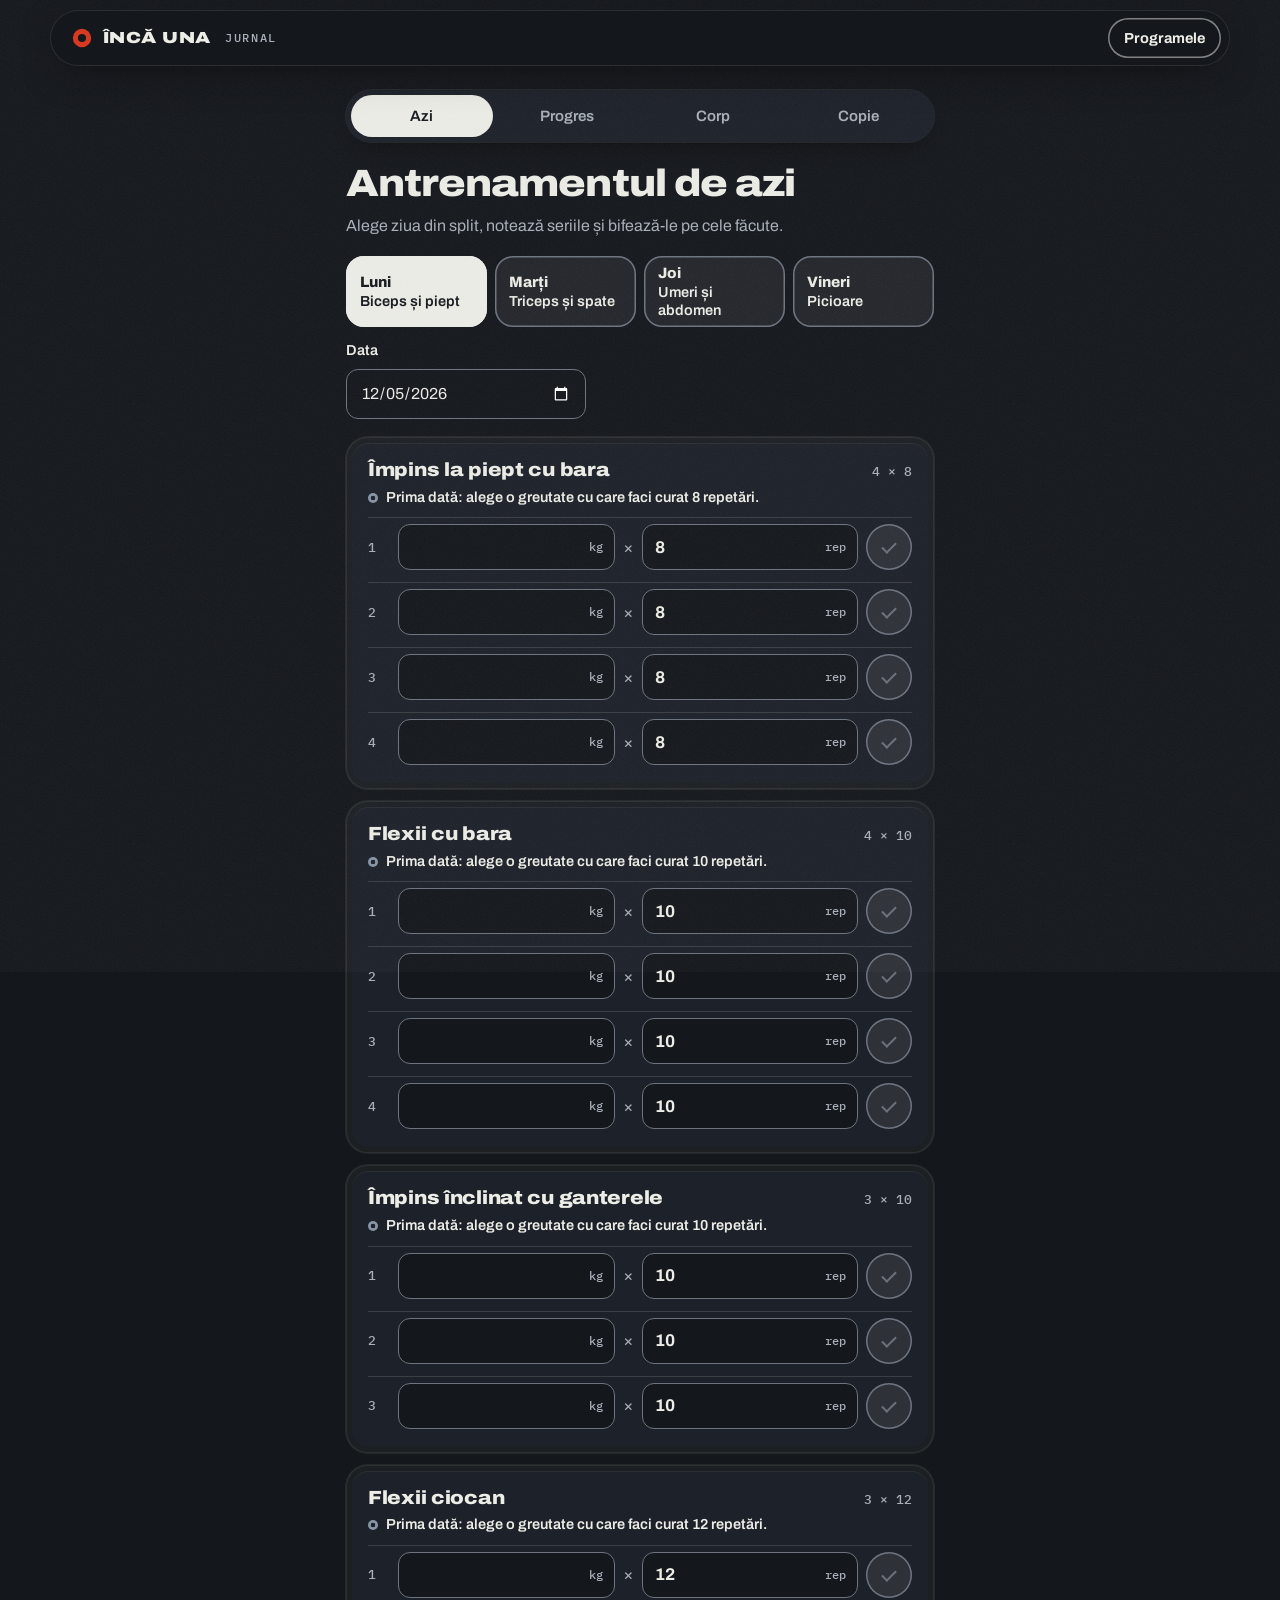
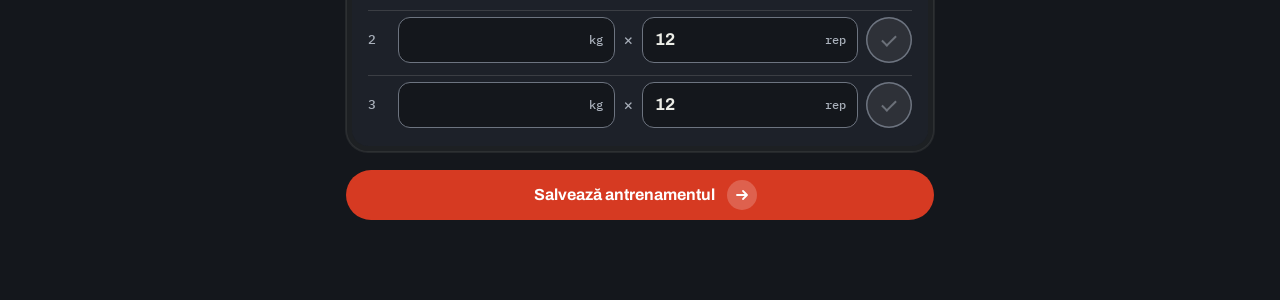
<file: jurnal.html>
<!doctype html>
<html lang="ro">
<head>
<meta charset="utf-8">
<meta name="viewport" content="width=device-width,initial-scale=1,viewport-fit=cover">
<title>Jurnalul de progres · Încă Una</title>
<meta name="description" content="Jurnal de antrenament pe telefon, pentru splitul antagonist: notezi greutățile, vezi ce ai făcut data trecută și cât ai urcat.">
<meta name="theme-color" content="#14171C">
<meta name="robots" content="noindex">
<link rel="icon" href="data:image/svg+xml,%3Csvg xmlns='http://www.w3.org/2000/svg' viewBox='0 0 32 32'%3E%3Crect width='32' height='32' rx='7' fill='%2314171C'/%3E%3Ccircle cx='16' cy='16' r='8.5' fill='none' stroke='%23D63A22' stroke-width='6.5'/%3E%3C/svg%3E">
<link rel="preload" href="assets/fonts/archivo-latin.woff2" as="font" type="font/woff2" crossorigin>
<link rel="stylesheet" href="assets/style.css">
<link rel="stylesheet" href="assets/jurnal.css">
<script>document.documentElement.className = 'js';</script>
</head>
<body class="j">
<a class="skip" href="#main">Sari la conținut</a>
<div class="env" aria-hidden="true"></div>

<nav class="nav" aria-label="Principal">
  <a class="brand" href="./" aria-label="Încă Una, pagina principală">
    <svg class="mark" viewBox="0 0 24 24" aria-hidden="true"><circle cx="12" cy="12" r="7.2" fill="none" stroke="currentColor" stroke-width="5.6"/></svg>
    <span>Încă Una</span>
  </a>
  <span class="j-name">Jurnal</span>
  <a class="btn sm ghost j-back" href="./#programe">Programele</a>
</nav>

<main id="main" class="j-main" tabindex="-1">
  <p class="j-warn" id="j-warn" hidden>Browserul ăsta nu ne lasă să salvăm. Poți nota, dar datele se pierd când închizi pagina. Încearcă fără modul privat.</p>
  <div class="j-demo" id="j-demo" hidden>
    <span>Date de exemplu. Nimic din ce faci aici nu se salvează.</span>
    <button type="button" id="j-demo-exit">Ieși din exemplu</button>
  </div>

  <div class="j-tabs" role="tablist" aria-label="Jurnal">
    <button type="button" role="tab" id="tb-azi" aria-controls="t-azi" aria-selected="true">Azi</button>
    <button type="button" role="tab" id="tb-progres" aria-controls="t-progres" aria-selected="false" tabindex="-1">Progres</button>
    <button type="button" role="tab" id="tb-corp" aria-controls="t-corp" aria-selected="false" tabindex="-1">Corp</button>
    <button type="button" role="tab" id="tb-copie" aria-controls="t-copie" aria-selected="false" tabindex="-1">Copie</button>
  </div>

  <section class="j-panel" id="t-azi" role="tabpanel" aria-labelledby="tb-azi">
    <h1 class="j-h">Antrenamentul de azi</h1>
    <p class="j-lead" id="j-next">Alege ziua din split, notează seriile și bifează-le pe cele făcute.</p>
    <div class="chips j-days" id="j-days" role="radiogroup" aria-label="Ziua din split"></div>
    <label class="j-field j-date">Data<input type="date" id="j-date"></label>
    <div class="j-exs" id="j-ex"></div>
    <button class="btn wide" id="j-save" type="button"><span>Salvează antrenamentul</span><i class="arr" aria-hidden="true"></i></button>
    <p class="j-msg" id="j-msg" role="status" hidden></p>
  </section>

  <section class="j-panel" id="t-progres" role="tabpanel" aria-labelledby="tb-progres" hidden>
    <h2 class="j-h">Cum ai urcat</h2>
    <label class="j-field">Exercițiul<select id="j-pick"></select></label>
    <div class="j-card">
      <svg class="chart" id="j-chart" role="img" aria-label="Grafic"></svg>
      <div class="j-stats" id="j-stats"></div>
    </div>
    <h3 class="j-sub">Săptămânile tale</h3>
    <div class="j-card">
      <div class="j-weeks" id="j-weeks" role="img" aria-label="Antrenamente pe săptămână"></div>
      <p class="j-note" id="j-weeks-note"></p>
    </div>
    <h3 class="j-sub">Istoric</h3>
    <ol class="j-hist" id="j-hist"></ol>
  </section>

  <section class="j-panel" id="t-corp" role="tabpanel" aria-labelledby="tb-corp" hidden>
    <h2 class="j-h">Cântar și centimetru</h2>
    <p class="j-lead">O dată pe săptămână e destul, dimineața, înainte de micul dejun.</p>
    <form class="j-card j-body" id="j-body-form" novalidate>
      <label class="j-field">Data<input type="date" name="date"></label>
      <label class="j-field">Greutate (kg)<input type="text" name="kg" inputmode="decimal" autocomplete="off" placeholder="de ex. 82,4"></label>
      <label class="j-field">Talie (cm, opțional)<input type="text" name="talie" inputmode="decimal" autocomplete="off" placeholder="de ex. 88"></label>
      <button class="btn wide" type="submit">Adaugă</button>
      <p class="j-msg" id="j-body-msg" role="status" hidden></p>
    </form>
    <div class="j-card"><p class="j-cap">Greutate</p><svg class="chart" id="j-wchart" role="img" aria-label="Grafic greutate"></svg></div>
    <div class="j-card"><p class="j-cap">Talie</p><svg class="chart" id="j-tchart" role="img" aria-label="Grafic talie"></svg></div>
    <ol class="j-hist" id="j-body-hist"></ol>
  </section>

  <section class="j-panel" id="t-copie" role="tabpanel" aria-labelledby="tb-copie" hidden>
    <h2 class="j-h">Datele tale</h2>
    <p class="j-lead">Jurnalul ține totul pe telefonul ăsta, în browser. Nu ai cont și nu trimitem nimic nicăieri. Dacă ștergi datele browserului sau schimbi telefonul, ai nevoie de o copie.</p>
    <div class="j-actions">
      <button class="btn wide" id="j-export" type="button">Descarcă o copie</button>
      <button class="btn wide ghost" id="j-import-btn" type="button">Încarcă o copie</button>
      <input type="file" id="j-import" accept="application/json,.json" hidden>
      <button class="btn wide ghost" id="j-demo-on" type="button">Vezi cu date de exemplu</button>
      <button class="textlink" id="j-wipe" type="button">Șterge tot din jurnal</button>
    </div>
    <p class="j-msg" id="j-copy-msg" role="status" hidden></p>
    <p class="j-fine">Planul din jurnal e splitul antagonist: biceps și piept, triceps și spate, umeri și abdomen, picioare. Exercițiile sunt un exemplu; cu programul primești varianta ta.</p>
  </section>
</main>

<script src="assets/chart.js" defer></script>
<script src="assets/jurnal.js" defer></script>
</body>
</html>
</file>
<file: assets/style.css>
/* Încă Una · one environment: chalk on rubber flooring, a steel bar, one small red plate */

/* fonts served from this site (SIL Open Font License), nothing loads from Google */
@font-face{font-family:"Archivo";font-style:normal;font-weight:400 900;font-stretch:100% 125%;font-display:swap;src:url("fonts/archivo-latin-ext.woff2") format("woff2");unicode-range:U+0100-02BA,U+02BD-02C5,U+02C7-02CC,U+02CE-02D7,U+02DD-02FF,U+0304,U+0308,U+0329,U+1D00-1DBF,U+1E00-1E9F,U+1EF2-1EFF,U+2020,U+20A0-20AB,U+20AD-20C0,U+2113,U+2C60-2C7F,U+A720-A7FF}
@font-face{font-family:"Archivo";font-style:normal;font-weight:400 900;font-stretch:100% 125%;font-display:swap;src:url("fonts/archivo-latin.woff2") format("woff2");unicode-range:U+0000-00FF,U+0131,U+0152-0153,U+02BB-02BC,U+02C6,U+02DA,U+02DC,U+0304,U+0308,U+0329,U+2000-206F,U+20AC,U+2122,U+2191,U+2193,U+2212,U+2215,U+FEFF,U+FFFD}
@font-face{font-family:"IBM Plex Mono";font-style:normal;font-weight:500;font-display:swap;src:url("fonts/plex-mono-latin-ext.woff2") format("woff2");unicode-range:U+0100-02BA,U+02BD-02C5,U+02C7-02CC,U+02CE-02D7,U+02DD-02FF,U+0304,U+0308,U+0329,U+1D00-1DBF,U+1E00-1E9F,U+1EF2-1EFF,U+2020,U+20A0-20AB,U+20AD-20C0,U+2113,U+2C60-2C7F,U+A720-A7FF}
@font-face{font-family:"IBM Plex Mono";font-style:normal;font-weight:500;font-display:swap;src:url("fonts/plex-mono-latin.woff2") format("woff2");unicode-range:U+0000-00FF,U+0131,U+0152-0153,U+02BB-02BC,U+02C6,U+02DA,U+02DC,U+0304,U+0308,U+0329,U+2000-206F,U+20AC,U+2122,U+2191,U+2193,U+2212,U+2215,U+FEFF,U+FFFD}

:root{
  --rubber:#14171C;
  --rubber-2:#1D2129;
  --chalk:#ECEDE7;
  --chalk-2:#F6F6F1;
  --ink:#15181D;
  --ink-2:#4A5058;
  --fog:#A9B0BA;
  --accent:#D63A22;
  --accent-hover:#BF2F19;
  --accent-ink:#B32A14;
  --accent-lit:#F0694F;
  --accent-muted:rgba(214,58,34,.18);
  --steel:#8794A6;
  --line:rgba(21,24,29,.14);
  --line-strong:#7A808A;
  --line-d:rgba(236,237,231,.14);
  --line-d-strong:#6D7480;
  --e1:cubic-bezier(.16,1,.3,1);
  --e2:cubic-bezier(.65,0,.35,1);
  --f-display:"Archivo",ui-sans-serif,system-ui,sans-serif;
  --f-body:"Archivo",ui-sans-serif,system-ui,sans-serif;
  --f-mono:"IBM Plex Mono",ui-monospace,SFMono-Regular,Menlo,monospace;
  --wrap:1160px;
  --pad:clamp(20px,4vw,40px);
  --tshadow:0 1px 2px rgba(8,10,14,.9),0 3px 14px rgba(8,10,14,.72),0 10px 44px rgba(8,10,14,.7);
}

*,*::before,*::after{box-sizing:border-box}
[hidden]{display:none!important}
html{overflow-x:hidden;overflow-x:clip;scroll-behavior:smooth;-webkit-text-size-adjust:100%}
body{margin:0;overflow-x:hidden;overflow-x:clip;background:var(--rubber);color:var(--ink);font:400 17px/1.6 var(--f-body);font-stretch:100%;-webkit-font-smoothing:antialiased;text-rendering:optimizeLegibility;opacity:0;animation:pagein .8s var(--e1) .05s forwards}
@keyframes pagein{to{opacity:1}}
html:not(.js) body{opacity:1;animation:none}
img,svg,canvas{display:block}
a{color:inherit}
button{font:inherit;color:inherit}
p,h1,h2,h3,h4{margin:0}
ul,ol{margin:0;padding:0;list-style:none}
:focus-visible{outline:2px solid var(--accent);outline-offset:3px;border-radius:6px}
.dark :focus-visible,.hero :focus-visible,.nav :focus-visible,.rail :focus-visible,.rig :focus-visible,.bundle :focus-visible,.panel :focus-visible{outline-color:var(--accent-lit)}
.sr-only{position:absolute!important;width:1px;height:1px;padding:0;margin:-1px;overflow:hidden;clip:rect(0 0 0 0);white-space:nowrap;border:0}
.skip{position:fixed;left:16px;top:-70px;z-index:100;background:var(--chalk);color:var(--ink);padding:12px 16px;border-radius:10px;text-decoration:none;font-weight:700;transition:top .3s var(--e1)}
.skip:focus{top:12px}
main:focus{outline:none}
.wrap{max-width:var(--wrap);margin:0 auto;padding:0 var(--pad)}

/* the one environment layer: chalk dust grain over everything, drifting very slowly */
.env{position:fixed;z-index:30;inset:-8%;pointer-events:none;opacity:.075;background-image:url("data:image/svg+xml,%3Csvg xmlns='http://www.w3.org/2000/svg' width='220' height='220'%3E%3Cfilter id='n'%3E%3CfeTurbulence type='fractalNoise' baseFrequency='.9' numOctaves='2' stitchTiles='stitch'/%3E%3CfeColorMatrix values='0 0 0 0 .5 0 0 0 0 .5 0 0 0 0 .5 0 0 0 .9 0'/%3E%3C/filter%3E%3Crect width='220' height='220' filter='url(%23n)'/%3E%3C/svg%3E");animation:drift 90s linear infinite alternate -20s}
@keyframes drift{to{transform:translate3d(-4%,-3%,0)}}

/* buttons */
.btn{position:relative;display:inline-flex;align-items:center;justify-content:center;min-height:50px;padding:0 24px;border:0;border-radius:12px;background:var(--accent);color:#fff;font:700 16px/1 var(--f-body);text-decoration:none;text-shadow:none;cursor:pointer;transition:transform .4s var(--e1),background-color .3s var(--e1)}
.btn:hover{background:var(--accent-hover);transform:translateY(-2px)}
.btn:active{transform:translateY(0)}
.btn.sm{min-height:40px;padding:0 16px;font-size:14.5px;border-radius:10px}
.btn.ghost{background:transparent;color:var(--chalk);box-shadow:inset 0 0 0 1.5px rgba(236,237,231,.5)}
.btn.ghost:hover{background:rgba(236,237,231,.1)}
.btn.ink{background:var(--ink);color:var(--chalk)}
.btn.ink:hover{background:var(--accent)}
.btn.wide{width:100%}
.btn:disabled{opacity:.5;cursor:default;transform:none}
@media (pointer:coarse){.btn.sm{min-height:44px}}

/* nav */
.nav{position:fixed;z-index:50;top:0;left:0;right:0;height:60px;display:flex;align-items:center;gap:28px;padding:0 var(--pad);background:rgba(20,23,28,.93);-webkit-backdrop-filter:blur(14px);backdrop-filter:blur(14px);border-bottom:1px solid rgba(236,237,231,.08);color:var(--chalk)}
.brand{display:inline-flex;align-items:center;gap:10px;min-height:44px;text-decoration:none;color:var(--chalk);font:900 16px/1 var(--f-display);font-stretch:125%;letter-spacing:.03em;text-transform:uppercase;white-space:nowrap}
.mark{width:22px;height:22px;color:var(--accent)}
.nav-links{display:flex;gap:28px;margin-left:auto}
.nav-links a{font-size:15px;font-weight:500;color:var(--fog);text-decoration:none;transition:color .3s var(--e1)}
.nav-links a:hover{color:var(--chalk)}
@media (max-width:860px){.nav-links{display:none}.nav .btn{margin-left:auto}}

/* the rail: page progress, with the little red plate riding it */
.rail{position:fixed;z-index:40;left:20px;top:50%;width:34px;height:292px;margin-top:-146px;padding:14px 0;border-radius:17px;background:rgba(20,23,28,.8);-webkit-backdrop-filter:blur(10px);backdrop-filter:blur(10px);display:none;flex-direction:column;justify-content:space-between;align-items:center;opacity:0;transform:translateX(-12px);pointer-events:none;transition:opacity .5s var(--e1),transform .5s var(--e1)}
@media (min-width:1280px) and (min-height:520px){.js .rail{display:flex}}
.rail.on{opacity:1;transform:none;pointer-events:auto}
.rail-track{position:absolute;left:50%;top:26px;bottom:26px;width:2px;margin-left:-1px;border-radius:1px;background:rgba(236,237,231,.16);overflow:hidden}
.rail-fill{position:absolute;inset:0;background:var(--chalk);transform:scaleY(var(--rp,0));transform-origin:top}
.rail a{position:relative;z-index:1;display:grid;place-items:center;width:34px;height:24px}
.rail a::before{content:"";width:8px;height:8px;border-radius:50%;background:var(--rubber);box-shadow:inset 0 0 0 2px var(--line-d-strong);transition:background-color .4s var(--e1),box-shadow .4s var(--e1)}
.rail a.on::before{background:var(--chalk);box-shadow:inset 0 0 0 2px var(--chalk)}
.rail a span{position:absolute;left:42px;top:50%;padding:6px 9px;border-radius:8px;background:rgba(20,23,28,.92);color:var(--chalk);font:500 11.5px/1 var(--f-mono);white-space:nowrap;opacity:0;transform:translate(-6px,-50%);pointer-events:none;transition:opacity .3s var(--e1),transform .3s var(--e1)}
.rail a:hover span,.rail a:focus-visible span{opacity:1;transform:translate(0,-50%)}
.rail-disc{position:absolute;z-index:2;left:50%;top:26px;width:16px;height:16px;margin:-8px 0 0 -8px;border-radius:50%;background:radial-gradient(circle,var(--rubber) 0 2.5px,var(--accent) 3.2px);transform:translateY(calc(var(--rp,0)*240px))}

/* ---------------- hero ---------------- */
.hero{position:relative;height:600vh;background:var(--rubber);color:var(--chalk)}
.stage{position:sticky;top:0;height:100vh;height:100svh;overflow:hidden;--bar-y0:56vh;--bar-y:52.5vh;--shaft:min(54vw,830px);--d:min(18.9vw,33vh,290px);background:radial-gradient(ellipse 72% 44% at 50% 56%,#272C36 0%,#1A1E25 48%,#14171C 80%)}
#scene{position:absolute;inset:0;width:100%;height:100%}
.bands{position:absolute;inset:0;pointer-events:none}
.band{position:absolute;inset:0;opacity:0;text-shadow:var(--tshadow)}
.cap{position:absolute;left:50%;bottom:calc(100% - var(--bar-y0) + 30px);width:min(calc(var(--shaft) - 36px),700px);transform:translateX(-50%);text-align:center;isolation:isolate}
.cap::before,.bot::before{content:"";position:absolute;z-index:-1;inset:-34% -14% -20%;pointer-events:none;opacity:calc(.25 + .75*var(--k,1));background:radial-gradient(ellipse 60% 58% at 50% 54%,rgba(14,16,20,.62) 0%,rgba(14,16,20,.38) 48%,rgba(14,16,20,0) 76%)}
.big{font:850 clamp(26px,calc(var(--shaft)/15),46px)/1.06 var(--f-display);font-stretch:114%;letter-spacing:-.022em;text-wrap:balance}
.small{margin-top:14px;font:500 clamp(16px,1.3vw,19px)/1.45 var(--f-body);color:#CDD2D8;text-wrap:balance;--ks:clamp(0,(var(--k,0) - .5)*3,1);opacity:var(--ks);transform:translateY(calc((1 - var(--ks))*10px))}
.kick{margin-bottom:18px;font:500 12.5px/1.3 var(--f-mono);letter-spacing:.16em;text-transform:uppercase;color:var(--fog);--kk:clamp(0,var(--k,0)*4,1);opacity:var(--kk)}
h1{font:900 var(--h1,calc(var(--shaft)/5.6))/.86 var(--f-display);font-stretch:125%;letter-spacing:-.035em;white-space:nowrap}
.b4 .cap{bottom:calc(100% - var(--bar-y) + 24px)}
.bot{position:absolute;left:50%;top:calc(var(--bar-y) + 40px);width:min(calc(var(--shaft) - 36px),540px);transform:translateX(-50%);text-align:center;isolation:isolate}
.sub{font:400 clamp(16px,1.35vw,19px)/1.5 var(--f-body);color:#D8DCE0;text-wrap:balance;--ks:clamp(0,(var(--k,0) - .55)*3.4,1);opacity:var(--ks);transform:translateY(calc((1 - var(--ks))*12px))}
.cta-row{display:flex;gap:12px;justify-content:center;flex-wrap:wrap;margin-top:22px;--kb:clamp(0,(var(--k,0) - .72)*4,1);opacity:var(--kb);transform:translateY(calc((1 - var(--kb))*12px))}
.band.on .cta-row{pointer-events:auto}
.js .band:not(.on) .cta-row{visibility:hidden}

.split .w{display:inline-block;white-space:nowrap}
.split .c{display:inline-block}
/* entrances, scrubbed off the band's --k: words rise with the bar, letters slide in from both ends like the plates */
.split[data-fx="rise"] .w{--kc:clamp(0,(var(--k,0) - var(--th,0))*2.6,1);opacity:var(--kc);transform:translateY(calc((1 - var(--kc))*.38em))}
.split[data-fx="slide"] .c{--kc:clamp(0,(var(--k,0) - var(--th,0))*2.4,1);opacity:var(--kc);transform:translateX(calc((1 - var(--kc))*var(--jx,0px)))}

.chip{background:rgba(12,14,18,.6);border:1px solid rgba(135,148,166,.3);border-radius:10px;-webkit-backdrop-filter:blur(10px);backdrop-filter:blur(10px)}
.hud{position:absolute;left:var(--pad);bottom:24px;display:flex;gap:14px;align-items:baseline;padding:10px 14px;font:500 12px/1 var(--f-mono);letter-spacing:.1em;text-transform:uppercase;color:var(--fog)}
.hud-n{font-size:13px;color:var(--chalk)}
.cue{position:absolute;left:50%;bottom:24px;display:flex;flex-direction:column;align-items:center;gap:8px;transform:translateX(-50%);font:500 11px/1 var(--f-mono);letter-spacing:.18em;text-transform:uppercase;color:var(--fog)}
.cue i{width:1.5px;height:30px;background:linear-gradient(var(--fog),rgba(169,176,186,0));transform-origin:top}
.live .cue i{animation:cue 2.6s var(--e2) infinite -1s}
@keyframes cue{0%{transform:scaleY(0);opacity:1}55%{transform:scaleY(1);opacity:1}100%{transform:scaleY(1);opacity:0}}

/* a plain drawn bar for when the canvas or JavaScript is missing */
.fallback-bar{display:none;position:absolute;left:50%;top:var(--bar-y);width:min(86vw,1320px);height:10px;border-radius:5px;background:linear-gradient(#F2F4F6,#8A929C);transform:translate(-50%,-50%)}
.fallback-bar i{position:absolute;top:50%;border-radius:6px;transform:translateY(-50%)}
.fallback-bar i:nth-child(1){left:9%;width:3%;height:var(--d);background:linear-gradient(#4A525F,#15181D)}
.fallback-bar i:nth-child(2){left:6.8%;width:1.6%;height:calc(var(--d)*.54);background:var(--chalk)}
.fallback-bar i:nth-child(3){left:5%;width:1.3%;height:calc(var(--d)*.42);background:var(--accent)}
.fallback-bar i:nth-child(4){right:9%;width:3%;height:var(--d);background:linear-gradient(#4A525F,#15181D)}
.fallback-bar i:nth-child(5){right:6.8%;width:1.6%;height:calc(var(--d)*.54);background:var(--chalk)}
.fallback-bar i:nth-child(6){right:5%;width:1.3%;height:calc(var(--d)*.42);background:var(--accent)}
html:not(.js) .fallback-bar,.scene-failed .fallback-bar{display:block}
html:not(.js) #scene,.scene-failed #scene{display:none}

@media (max-width:820px){
  .stage{--bar-y0:53vh;--bar-y:49.5vh;--shaft:54vw;--d:24vw}
  .cap{width:calc(100% - 40px);bottom:calc(100% - var(--bar-y0) + var(--d)/2 + 18px)}
  .b4 .cap{bottom:calc(100% - var(--bar-y) + var(--d)/2 + 14px)}
  .bot{top:calc(var(--bar-y) + var(--d)/2 + 22px);width:calc(100% - 40px)}
  .big{font-size:clamp(25px,7.4vw,36px)}
  h1{font-size:var(--h1,15vw)}
  .kick{font-size:11px;letter-spacing:.12em;margin-bottom:14px}
  .hud{left:16px;top:74px;bottom:auto}
  .cta-row{margin-top:18px}
}
@media (max-width:820px) and (max-height:700px){.cta-row .ghost{display:none}.small,.sub{font-size:15.5px}}
@media (max-height:560px){.cue,.hud{display:none}}
@media (max-height:480px){.kick{display:none}}

/* static hero: these two queries match the GATES list in app.js exactly */
@media (prefers-reduced-motion: reduce){
  .hero,.stage{height:max(100vh,520px);height:max(100svh,520px)}
  .band:not(.b4){display:none}
  .b4{opacity:1!important;--k:1!important}
  .js .b4 .cta-row{visibility:visible;pointer-events:auto}
  .hud,.cue{display:none}
}
@media (orientation: landscape) and (pointer: coarse) and (max-height: 560px){
  .hero,.stage{height:max(100vh,520px);height:max(100svh,520px)}
  .kick{display:block}
  .band:not(.b4){display:none}
  .b4{opacity:1!important;--k:1!important}
  .js .b4 .cta-row{visibility:visible;pointer-events:auto}
  .hud,.cue{display:none}
}
html:not(.js) .hero,html:not(.js) .stage{height:max(100vh,520px);height:max(100svh,520px)}
html:not(.js) .band:not(.b4){display:none}
html:not(.js) .b4{opacity:1;--k:1}
html:not(.js) .b4 .cta-row{pointer-events:auto}
html:not(.js) .hud,html:not(.js) .cue{display:none}

/* ---------------- the page below ---------------- */
.below{position:relative;background:var(--chalk)}
.sec{position:relative;padding:clamp(84px,11vw,148px) 0;scroll-margin-top:36px}
.dark{background:var(--rubber);color:var(--chalk)}
.kicker{display:flex;align-items:center;gap:10px;margin-bottom:22px;font:500 12.5px/1 var(--f-mono);letter-spacing:.16em;text-transform:uppercase;color:var(--accent-ink)}
.kicker::before{content:"";width:10px;height:10px;border-radius:50%;box-shadow:inset 0 0 0 3.2px currentColor}
.dark .kicker{color:var(--accent-lit)}
h2{font:850 clamp(31px,4.3vw,58px)/1.03 var(--f-display);font-stretch:114%;letter-spacing:-.026em;text-wrap:balance}
.lede{max-width:52ch;font-size:clamp(17px,1.4vw,20px);line-height:1.55;color:var(--ink-2)}
.dark .lede{color:var(--fog)}

/* entrances */
.js .rv{opacity:0;transform:translateY(20px);transition:opacity .9s var(--e1),transform 1s var(--e1);transition-delay:calc(var(--i,0)*90ms)}
.js .rv.in{opacity:1;transform:none}
.js .rv.done{transition-delay:0s!important}
.js .card.rv.done,.js .panel.rv.done{transition:opacity .9s var(--e1),transform .5s var(--e1)}
.js .card.rv.done:hover,.js .panel.rv.done:hover{transform:translateY(-4px)}

/* 1 · sound familiar */
.known{display:grid;grid-template-columns:minmax(0,.92fr) minmax(0,1.08fr);gap:clamp(36px,7vw,110px);align-items:start}
.known-head{position:sticky;top:110px}
.week{position:relative;display:grid;grid-template-columns:repeat(7,42px);gap:6px;margin-top:38px}
.week span{display:grid;place-items:center;height:42px;border-radius:10px;background:rgba(21,24,29,.07);font:500 13px/1 var(--f-mono);color:var(--ink-2)}
.week-dot{position:absolute;left:0;top:0;width:42px;height:42px;border-radius:10px;box-shadow:inset 0 0 0 2.5px var(--accent)}
.live .week-dot{animation:week 7s var(--e2) infinite -1.5s}
@keyframes week{0%,8%{transform:translateX(0)}20%,26%{transform:translateX(48px)}38%,44%{transform:translateX(96px)}56%,68%{transform:translateX(144px)}84%,100%{transform:translateX(0)}}
.week-note{margin-top:14px;font:500 13px/1.4 var(--f-mono);letter-spacing:.03em;color:var(--ink-2)}
.said li{padding:26px 0;border-top:1px solid var(--line);font-size:clamp(21px,2.3vw,31px);font-weight:600;line-height:1.22;letter-spacing:-.012em;text-wrap:balance}
.said li:first-child{padding-top:0;border-top:0}
.known-close{margin-top:8px;padding-top:30px;border-top:2px solid var(--ink);font-size:clamp(18px,1.5vw,21px);font-weight:500;line-height:1.4;color:var(--ink-2)}
.known-close strong{font-weight:800;color:var(--ink)}
@media (max-width:860px){.known{grid-template-columns:1fr}.known-head{position:static}}
@media (max-width:400px){.week{grid-template-columns:repeat(7,36px)}.week span,.week-dot{height:36px}.week-dot{width:36px}.live .week-dot{animation-name:week-s}}
@keyframes week-s{0%,8%{transform:translateX(0)}20%,26%{transform:translateX(42px)}38%,44%{transform:translateX(84px)}56%,68%{transform:translateX(126px)}84%,100%{transform:translateX(0)}}

/* 2 · the idea */
.idea-top{display:grid;grid-template-columns:minmax(0,1.15fr) minmax(0,.85fr);gap:clamp(32px,6vw,96px);align-items:end}
.idea-text p{font-size:clamp(17px,1.35vw,19px);line-height:1.6;color:var(--fog)}
.idea-text p+p{margin-top:16px}
.rules{position:relative;display:grid;grid-template-columns:repeat(3,minmax(0,1fr));gap:clamp(24px,4vw,56px);margin-top:clamp(56px,7vw,96px)}
.rules::before{content:"";position:absolute;left:0;right:0;top:104px;height:5px;border-radius:3px;background:linear-gradient(90deg,#5A6370,#D4D8DD 30%,#8A929C);transform:scaleX(0);transform-origin:left;transition:transform 1.5s var(--e1) .2s}
.seen .rules::before{transform:scaleX(1)}
.rule{position:relative;padding-top:176px}
.disc{position:absolute;left:0;top:106px;display:grid;place-items:center;border-radius:50%;transform:translateY(-50%)}
.disc::after{content:"";width:13px;height:13px;border-radius:50%;background:#D4D8DD;box-shadow:0 0 0 2.5px rgba(20,23,28,.55)}
.disc b{position:absolute;left:calc(100% + 12px);top:50%;margin-top:-30px;font:500 12px/1 var(--f-mono);letter-spacing:.06em;color:var(--fog);white-space:nowrap}
.disc b::after{content:" kg"}
.d1{width:52px;height:52px;background:var(--accent)}
.d2{width:72px;height:72px;background:var(--chalk)}
.d3{width:96px;height:96px;background:var(--steel)}
.d1::before{content:"";position:absolute;inset:-9px;border-radius:50%;box-shadow:0 0 0 2px var(--accent-lit);opacity:0}
.live .d1::before{animation:pulse 4.6s var(--e2) infinite -1.2s}
@keyframes pulse{0%{opacity:0;transform:scale(.8)}40%{opacity:.7}100%{opacity:0;transform:scale(1.25)}}
.rule h3{font:850 23px/1.12 var(--f-display);font-stretch:114%;letter-spacing:-.018em}
.rule p{margin-top:10px;color:var(--fog);max-width:34ch}
@media (max-width:760px){
  .idea-top{grid-template-columns:1fr;align-items:start}
  .rules{grid-template-columns:1fr;gap:34px}
  .rules::before{display:none}
  .rule{padding:0 0 0 116px;min-height:96px}
  .disc{left:48px;top:48px;transform:translate(-50%,-50%)}
  .disc b{display:none}
}

/* 3 · three reps */
.try-head{max-width:860px;margin-bottom:clamp(40px,5vw,64px)}
.try-head .lede{margin-top:18px}
.try{display:grid;grid-template-columns:minmax(0,.8fr) minmax(0,1.2fr);gap:clamp(28px,5vw,72px);align-items:start}
.rig{position:sticky;top:92px;padding:26px 26px 18px;border-radius:22px;background:var(--rubber);color:var(--chalk);text-align:center}
.rig-steel{fill:#C9CED4}
.rig-red{fill:var(--accent)}
.hold{position:relative;display:block;width:100%;min-height:58px;padding:0 16px;border:0;border-radius:14px;background:#2A3039;color:var(--chalk);font-weight:700;font-size:17px;cursor:pointer;overflow:hidden;touch-action:none;-webkit-user-select:none;user-select:none;-webkit-touch-callout:none;transition:transform .3s var(--e1),background-color .5s var(--e1)}
.hold.holding{transform:scale(.985)}
.hold-fill{position:absolute;inset:0;background:var(--accent);transform:scaleX(var(--hp,0));transform-origin:left}
.hold-label{position:relative}
.rep-count{margin-top:14px;font:500 13px/1 var(--f-mono);letter-spacing:.06em;color:var(--fog)}
.rep-count b{color:var(--chalk);font-weight:500}
.textlink{margin-top:6px;padding:10px;min-height:44px;background:none;border:0;font-size:14.5px;font-weight:500;color:var(--fog);text-decoration:underline;text-underline-offset:3px;cursor:pointer;transition:color .3s var(--e1),opacity .4s var(--e1)}
.textlink:hover{color:var(--chalk)}
.solved .hold{background:var(--accent);cursor:default}
.solved .textlink{opacity:0;pointer-events:none}
html:not(.js) .hold,html:not(.js) .textlink,html:not(.js) .rep-count{display:none}
.days-k{margin-bottom:16px;font:500 12.5px/1 var(--f-mono);letter-spacing:.12em;text-transform:uppercase;color:var(--ink-2)}
.days{display:grid;gap:14px}
.day{position:relative;padding:22px 24px;border-radius:18px;background:var(--chalk-2);box-shadow:inset 0 0 0 1px var(--line)}
.day>*{transition:opacity .7s var(--e1)}
.js .day:not(.on)>*{opacity:.24}
.day::after{content:"";position:absolute;right:22px;top:22px;width:18px;height:18px;border-radius:50%;background:radial-gradient(circle,var(--chalk-2) 0 3px,var(--accent) 3.6px);opacity:0;transform:scale(.4);transition:opacity .5s var(--e1),transform .7s var(--e1)}
.day.on::after{opacity:1;transform:none}
html:not(.js) .day::after{opacity:1;transform:none}
.day h3{display:flex;align-items:baseline;flex-wrap:wrap;gap:4px 12px;padding-right:34px;font-size:16px;font-weight:600;color:var(--ink-2)}
.day h3 span{font:850 22px/1.1 var(--f-display);font-stretch:114%;letter-spacing:-.018em;color:var(--ink)}
.day ul{margin-top:14px}
.day li{display:flex;justify-content:space-between;align-items:baseline;gap:16px;padding:9px 0;border-top:1px solid var(--line);font-size:16px}
.day li b{font:500 13.5px/1 var(--f-mono);white-space:nowrap}
.days-done{margin-top:20px;font-size:18px;font-weight:700;transition:opacity .8s var(--e1) .3s,transform .8s var(--e1) .3s}
.js .s-try:not(.solved) .days-done{opacity:0;transform:translateY(8px)}
@media (max-width:860px){
  .try{grid-template-columns:1fr}
  .rig{position:static;padding:18px 18px 10px}
}

/* 4 · the shelf */
.s-shop{background:var(--chalk-2)}
.shop-head{max-width:880px;margin-bottom:clamp(36px,5vw,60px)}
.bundle{display:grid;grid-template-columns:minmax(0,1.5fr) minmax(0,1fr);border-radius:24px;overflow:hidden;background:var(--rubber);color:var(--chalk)}
.bundle-main{padding:clamp(26px,3.6vw,48px)}
.tag{display:inline-block;margin-bottom:18px;padding:7px 11px;border-radius:8px;background:var(--accent);color:#fff;font:500 11.5px/1 var(--f-mono);letter-spacing:.12em;text-transform:uppercase}
.bundle h3{font:900 clamp(30px,3.6vw,48px)/1 var(--f-display);font-stretch:122%;letter-spacing:-.03em}
.bundle-main>p:not(.tag){margin-top:14px;max-width:52ch;color:var(--fog)}
.bundle-list{margin-top:22px}
.bundle-list li{padding:12px 0;border-top:1px solid var(--line-d);color:var(--fog)}
.bundle-list b{margin-right:10px;font-weight:700;color:var(--chalk)}
.bundle-buy{position:relative;display:flex;flex-direction:column;justify-content:flex-end;align-items:flex-start;gap:4px;padding:clamp(26px,3.6vw,48px);background:var(--rubber-2);overflow:hidden}
.bundle-disc{position:absolute;right:-40px;top:-40px;width:200px;height:200px}
.live .bundle-disc{animation:spin 54s linear infinite -8s}
@keyframes spin{to{transform:rotate(360deg)}}
.bd-a{fill:#2B3038;stroke:#3F4651;stroke-width:2}
.bd-b{fill:none;stroke:#3F4651;stroke-width:2}
.bd-c{fill:var(--rubber-2);stroke:var(--steel);stroke-width:3}
.bd-d{fill:none;stroke:var(--accent);stroke-width:3.5;stroke-linecap:round}
.price{position:relative;font-size:15px;font-weight:500}
.price b{margin-right:5px;font:900 30px/1 var(--f-display);font-stretch:120%;letter-spacing:-.02em}
.big-price{font-size:19px;font-weight:700}
.big-price b{font-size:clamp(46px,5vw,66px)}
.price-note{position:relative;margin-bottom:18px;font:500 13px/1.4 var(--f-mono);color:var(--fog)}
.bundle-buy .btn{position:relative}
.shelf-k{display:flex;align-items:center;gap:14px;margin:clamp(44px,5vw,64px) 0 18px;font:500 12.5px/1 var(--f-mono);letter-spacing:.16em;text-transform:uppercase;color:var(--ink-2)}
.shelf-k::after{content:"";flex:1;height:1px;background:var(--line)}
.cards{display:grid;grid-template-columns:repeat(3,minmax(0,1fr));gap:16px}
.card{display:flex;flex-direction:column;padding:26px;border-radius:20px;background:var(--chalk);box-shadow:inset 0 0 0 1px var(--line)}
.card-k{font:500 12px/1.3 var(--f-mono);letter-spacing:.08em;text-transform:uppercase;color:var(--ink-2)}
.card h4,.panel h4{margin-top:14px;font:850 25px/1.08 var(--f-display);font-stretch:114%;letter-spacing:-.02em;text-wrap:balance}
.card-d{margin-top:10px;font-size:16px;line-height:1.5;color:var(--ink-2)}
.ticks{display:grid;gap:9px;margin:18px 0 24px;font-size:15.5px;line-height:1.4}
.ticks li{position:relative;padding-left:22px}
.ticks li::before{content:"";position:absolute;left:0;top:.5em;width:10px;height:4px;border-radius:2px;background:var(--accent)}
.card-foot{display:flex;align-items:center;justify-content:space-between;gap:12px;margin-top:auto;padding-top:18px;border-top:1px solid var(--line)}
.duo{display:grid;grid-template-columns:repeat(2,minmax(0,1fr));gap:16px}
.panel{display:flex;flex-direction:column;padding:clamp(26px,3vw,38px);border-radius:22px;background:var(--rubber);color:var(--chalk)}
.panel .card-k,.panel .card-d{color:var(--fog)}
.panel .card-foot{border-color:var(--line-d)}
.panel-note{margin-top:14px;font-size:14px;color:var(--fog)}
@media (max-width:900px){.cards,.duo,.bundle{grid-template-columns:1fr}.bundle-buy{padding-top:36px}.bundle-disc{width:150px;height:150px}}

/* 5 · a day of food */
.food{display:grid;grid-template-columns:minmax(0,.9fr) minmax(0,1.1fr);gap:clamp(36px,6vw,96px);align-items:start}
.food-side{position:sticky;top:100px}
.food-side .lede{margin-top:18px}
.ring{position:relative;width:min(232px,62vw);margin-top:36px}
.ring svg{width:100%;height:auto;transform:rotate(-90deg)}
.ring-bg{fill:none;stroke:rgba(236,237,231,.07);stroke-width:14}
.ring-arc{fill:none;stroke-width:14;transition:stroke-dasharray 1.5s var(--e1)}
.ra1{stroke:var(--accent)}
.ra2{stroke:var(--chalk);transition-delay:.15s}
.ra3{stroke:var(--steel);transition-delay:.3s}
@media (prefers-reduced-motion: no-preference){.js .ring:not(.in) .ring-arc{stroke-dasharray:0 100}}
.ring-mid{position:absolute;inset:0;display:grid;place-content:center;text-align:center}
.ring-mid b{font:900 38px/1 var(--f-display);font-stretch:120%;letter-spacing:-.02em}
.ring-mid span{margin-top:8px;font:500 11.5px/1 var(--f-mono);letter-spacing:.1em;text-transform:uppercase;color:var(--fog)}
.ring::after{content:"";position:absolute;inset:14%;border-radius:50%;box-shadow:0 0 44px 4px var(--accent-muted);opacity:0}
.live .ring::after{animation:glow 6s var(--e2) infinite alternate -2s}
@keyframes glow{from{opacity:.15}to{opacity:.9}}
.legend{display:grid;gap:8px;margin-top:24px;font-size:15.5px;color:var(--fog)}
.legend li{display:flex;align-items:center;gap:10px}
.legend li::before{content:"";width:12px;height:12px;border-radius:3px}
.lg1::before{background:var(--accent)}
.lg2::before{background:var(--chalk)}
.lg3::before{background:var(--steel)}
.legend b{min-width:38px;font:500 14px/1 var(--f-mono);color:var(--chalk)}
.meal{display:grid;grid-template-columns:62px minmax(0,1fr) auto;gap:18px;align-items:baseline;padding:26px 0;border-top:1px solid var(--line-d)}
.meal:first-child{padding-top:0;border-top:0}
.meal-t{font:500 13px/1 var(--f-mono);letter-spacing:.06em;color:var(--accent-lit)}
.meal h3{font:850 21px/1.15 var(--f-display);font-stretch:114%;letter-spacing:-.018em}
.meal div p{margin-top:6px;font-size:16.5px;line-height:1.5;color:var(--fog)}
.meal-n{text-align:right;font:500 13px/1 var(--f-mono);color:var(--fog);white-space:nowrap}
.meal-n b{margin-right:5px;font:900 24px/1 var(--f-display);font-stretch:120%;color:var(--chalk)}
.meal-n span{display:block;margin-top:8px}
.food-foot{display:flex;flex-wrap:wrap;gap:20px 28px;align-items:center;justify-content:space-between;margin-top:8px;padding-top:26px;border-top:1px solid var(--line-d)}
.food-foot p{flex:1 1 280px;max-width:46ch;font-size:14px;line-height:1.5;color:var(--fog)}
@media (max-width:860px){.food{grid-template-columns:1fr}.food-side{position:static}}
@media (max-width:520px){.meal{grid-template-columns:54px minmax(0,1fr);gap:8px 14px}.meal-n{grid-column:2;text-align:left}.meal-n span{display:inline;margin-left:12px}}

/* 6 · how it goes */
.how-head{margin-bottom:clamp(44px,6vw,80px)}
.steps-wrap{position:relative;container-type:inline-size;padding-top:42px}
.steps-wrap::before{content:"";position:absolute;left:0;right:0;top:7px;height:5px;border-radius:3px;background:var(--ink);transform:scaleX(0);transform-origin:left;transition:transform 1.6s var(--e1) .15s}
.seen .steps-wrap::before{transform:scaleX(1)}
.steps-disc{position:absolute;left:0;top:0;width:19px;height:19px;border-radius:50%;background:radial-gradient(circle,var(--chalk) 0 3px,var(--accent) 3.6px);opacity:0}
.live .steps-disc{animation:travel 10s var(--e2) infinite -3s}
@keyframes travel{0%{transform:translateX(0);opacity:0}8%{opacity:1}88%{opacity:1}100%{transform:translateX(calc(100cqw - 19px));opacity:0}}
.steps{display:grid;grid-template-columns:repeat(4,minmax(0,1fr));gap:clamp(18px,3vw,40px)}
.step-n{font:500 13px/1 var(--f-mono);letter-spacing:.08em;color:var(--accent-ink)}
.step h3{margin-top:12px;font:850 24px/1.1 var(--f-display);font-stretch:114%;letter-spacing:-.02em}
.step p:last-child{margin-top:10px;color:var(--ink-2)}
.step:last-child h3{color:var(--accent-ink)}
@media (max-width:860px){.steps{grid-template-columns:repeat(2,minmax(0,1fr));gap:34px 24px}}
@media (max-width:480px){.steps{grid-template-columns:1fr}}

/* 7 · questions */
.s-faq{background:var(--chalk-2)}
.faq{display:grid;grid-template-columns:minmax(0,.8fr) minmax(0,1.2fr);gap:clamp(32px,6vw,96px);align-items:start}
.faq-head{position:sticky;top:110px}
.faq-head .lede{margin-top:18px}
.qa{border-top:1px solid var(--line)}
.qa:last-child{border-bottom:1px solid var(--line)}
.qa h3{font:inherit}
.q{display:flex;width:100%;align-items:center;justify-content:space-between;gap:20px;padding:22px 0;background:none;border:0;text-align:left;font-size:clamp(17px,1.5vw,20px);font-weight:700;line-height:1.3;color:var(--ink);cursor:pointer}
.q i{position:relative;flex:none;width:30px;height:30px;border-radius:50%;box-shadow:inset 0 0 0 1.5px var(--line-strong);transition:transform .5s var(--e1)}
.q i::before,.q i::after{content:"";position:absolute;left:50%;top:50%;width:12px;height:2px;margin:-1px 0 0 -6px;border-radius:1px;background:var(--ink);transition:transform .5s var(--e1)}
.q i::after{transform:rotate(90deg)}
.qa.open .q i{transform:rotate(180deg)}
.qa.open .q i::after{transform:rotate(0deg)}
.a{display:grid;grid-template-rows:0fr;transition:grid-template-rows .5s var(--e1)}
.a>div{overflow:hidden;visibility:hidden;transition:visibility 0s .5s}
.qa.open .a{grid-template-rows:1fr}
.qa.open .a>div{visibility:visible;transition-delay:0s}
.a p{max-width:62ch;padding:0 48px 24px 0;color:var(--ink-2)}
html:not(.js) .a{grid-template-rows:1fr}
html:not(.js) .a>div{visibility:visible}
html:not(.js) .q i{display:none}
@media (max-width:860px){.faq{grid-template-columns:1fr}.faq-head{position:static}.a p{padding-right:0}}

/* 8 · start */
.start{display:grid;grid-template-columns:minmax(0,1fr) minmax(0,1fr);gap:clamp(32px,6vw,96px);align-items:center}
.s-start h2{font-size:clamp(38px,5.4vw,76px)}
.start-text .lede{margin-top:20px}
.start-bar{width:min(420px,100%);height:auto;margin-top:44px;overflow:visible}
.sb-rubber{fill:#3A414C}
.sb-chalk{fill:var(--chalk)}
.live .sb-float{animation:float 5.5s var(--e2) infinite alternate -2s}
@keyframes float{from{transform:translateY(3px)}to{transform:translateY(-4px)}}
.form{display:grid;gap:16px;padding:clamp(22px,3vw,38px);border-radius:24px;background:var(--rubber-2)}
.field{position:relative;display:grid;gap:7px}
.field label{font-size:14.5px;font-weight:600}
.field label span{font-weight:400;color:var(--fog)}
.field input,.field select,.field textarea{width:100%;min-height:50px;padding:12px 14px;border-radius:12px;border:1.5px solid var(--line-d-strong);background:var(--rubber);color:var(--chalk);font:400 16px/1.4 var(--f-body);transition:border-color .3s var(--e1)}
.field textarea{min-height:96px;resize:vertical;line-height:1.5}
.field select{-webkit-appearance:none;appearance:none;padding-right:42px;background-image:url("data:image/svg+xml,%3Csvg xmlns='http://www.w3.org/2000/svg' width='14' height='9' viewBox='0 0 14 9'%3E%3Cpath d='M1 1l6 6 6-6' fill='none' stroke='%23A9B0BA' stroke-width='2' stroke-linecap='round' stroke-linejoin='round'/%3E%3C/svg%3E");background-repeat:no-repeat;background-position:right 15px center}
.field ::placeholder{color:#8A929C;opacity:1}
.field input:hover,.field select:hover,.field textarea:hover{border-color:var(--fog)}
.field input:focus-visible,.field select:focus-visible,.field textarea:focus-visible{outline:2px solid var(--accent-lit);outline-offset:2px}
.field [aria-invalid="true"]{border-color:var(--accent-lit)}
.field.flash::after{content:"";position:absolute;left:0;right:0;bottom:0;height:50px;border-radius:12px;box-shadow:0 0 0 3px var(--accent-lit);pointer-events:none;opacity:0;animation:flash 1.8s var(--e1)}
@keyframes flash{0%{opacity:1}100%{opacity:0}}
.hp{position:absolute;left:-9999px;width:1px;height:1px;opacity:0}
.form-msg{padding:13px 15px;border-radius:12px;font-size:15px;line-height:1.45}
.form-msg.err{background:rgba(214,58,34,.18);color:#FFC2B5}
.form-msg.ok{background:rgba(236,237,231,.1)}
.form-msg.note{background:rgba(135,148,166,.18)}
.form-small{font-size:13px;line-height:1.5;color:var(--fog)}
.form.sent .field{opacity:.45;pointer-events:none}
@media (max-width:860px){.start{grid-template-columns:1fr}.start-bar{margin-top:30px;width:min(300px,100%)}}

/* footer */
.foot{padding:56px 0 44px;border-top:1px solid var(--line-d);font-size:14.5px;color:var(--fog)}
.foot-in{display:grid;grid-template-columns:1.1fr .8fr 1.5fr;gap:40px;align-items:start}
.foot-brand p{margin-top:10px}
.foot-links{display:grid;gap:4px}
.foot-links a{display:inline-flex;align-items:center;min-height:32px;color:var(--chalk);text-decoration:none}
.foot-links a:hover{text-decoration:underline;text-underline-offset:3px}
.foot-legal{display:grid;gap:8px;font-size:13.5px;line-height:1.5}
@media (max-width:760px){.foot-in{grid-template-columns:1fr;gap:28px}}
@media (pointer:coarse){.foot-links a{min-height:44px}}

/* loops stop on hidden tabs */
body.paused *,body.paused *::before,body.paused *::after{animation-play-state:paused!important}

/* reduced motion: everything in its finished state, nothing moving */
@media (prefers-reduced-motion: reduce){
  html{scroll-behavior:auto}
  *,*::before,*::after{animation:none!important;transition:none!important}
  body{opacity:1}
  .js .rv{opacity:1!important;transform:none!important}
  .rules::before,.steps-wrap::before{transform:scaleX(1)}
  .steps-disc{opacity:1}
}

/* ================= v2: people, motion, phone ================= */

/* the nav floats as one pill */
.nav{top:10px;left:50%;right:auto;width:min(1180px,calc(100% - 20px));height:56px;padding:0 8px 0 20px;border:1px solid rgba(236,237,231,.1);border-radius:999px;transform:translateX(-50%);box-shadow:0 12px 40px -14px rgba(0,0,0,.55);animation:navin 1s var(--e1) .15s both}
@keyframes navin{from{opacity:0;transform:translate(-50%,-18px)}}
.sec{scroll-margin-top:52px}

/* page progress on screens without the rail */
.prog{position:fixed;z-index:55;left:0;right:0;top:0;height:3px;pointer-events:none}
.prog i{display:block;height:100%;background:var(--accent);transform:scaleX(var(--pp,0));transform-origin:left}
@media (min-width:1280px) and (min-height:520px){.prog{display:none}}

/* pills, with the arrow sitting in its own little disc */
.btn{border-radius:999px}
.btn.sm{border-radius:999px}
.btn:active{transform:scale(.98)}
.btn .arr,.dock .arr{flex:none;width:30px;height:30px;margin:0 -14px 0 12px;border-radius:50%;background:rgba(255,255,255,.2) url("data:image/svg+xml,%3Csvg xmlns='http://www.w3.org/2000/svg' width='14' height='14' viewBox='0 0 14 14'%3E%3Cpath d='M2 7h9.5M8 3l4 4-4 4' fill='none' stroke='%23fff' stroke-width='1.8' stroke-linecap='round' stroke-linejoin='round'/%3E%3C/svg%3E") center/14px no-repeat;transition:transform .5s var(--e1)}
.btn:hover .arr{transform:translate(3px,0) scale(1.06)}
.btn.wide .arr{margin-right:-10px}

/* cards sit in a tray: a soft outer rim around the real surface */
.card,.day{border:6px solid rgba(21,24,29,.045);background-clip:padding-box;box-shadow:0 0 0 1px rgba(21,24,29,.07),inset 0 1px 0 rgba(255,255,255,.75)}
.card{border-radius:26px}
.day{border-radius:24px}
.panel,.bundle,.rig,.form{border:6px solid rgba(21,24,29,.07);background-clip:padding-box;box-shadow:0 0 0 1px rgba(21,24,29,.1),inset 0 1px 0 rgba(255,255,255,.07)}
.dark .form{border-color:rgba(236,237,231,.05);box-shadow:0 0 0 1px rgba(236,237,231,.08),inset 0 1px 0 rgba(255,255,255,.07)}
.panel{border-radius:28px}
.bundle{border-radius:30px}
.rig{border-radius:28px}
.form{border-radius:30px}

/* hero: the lifter stands under the bar, so the words step aside and the pitch moves to the floor */
h1{transform:translateX(var(--hshift,0px))}
h1 .w:last-child{margin-left:var(--hgap,0px)}
.bot{top:auto;bottom:clamp(26px,6vh,60px)}
@media (max-width:820px){.bot{top:auto;bottom:calc(22px + env(safe-area-inset-bottom))}}
@media (max-width:1100px){.hud{left:16px;top:78px;bottom:auto}}
.sub{color:var(--chalk)}
.bot::before{inset:-40% -16% -30%;background:radial-gradient(ellipse 62% 60% at 50% 52%,rgba(14,16,20,.74) 0%,rgba(14,16,20,.5) 46%,rgba(14,16,20,0) 76%)}
.kick span+span::before{content:" · "}
@media (min-width:821px){
  .kick{display:flex;justify-content:space-between;padding:0 2%}
  .kick span+span::before{content:none}
}

/* kinetic bands */
.mq{position:relative;overflow:hidden;padding:clamp(18px,2.6vw,30px) 0 clamp(20px,2.8vw,34px);background:var(--rubber);border-top:1px solid var(--line-d)}
.mq-shift{width:max-content;transform:translate3d(var(--mx,0px),0,0);will-change:transform}
.mq-track{display:flex;align-items:center;gap:clamp(18px,2.8vw,42px);width:max-content;will-change:transform;animation:mq var(--mq-t,60s) linear infinite}
.mq-rev .mq-track{animation-name:mq-rev}
@keyframes mq{to{transform:translate3d(calc(var(--mq-w,0px)*-1),0,0)}}
@keyframes mq-rev{from{transform:translate3d(calc(var(--mq-w,0px)*-1),0,0)}to{transform:translate3d(0,0,0)}}
.js .mq:not(.live) .mq-track{animation-play-state:paused}
.mq span{font:900 clamp(42px,8vw,108px)/1 var(--f-display);font-stretch:125%;letter-spacing:-.03em;text-transform:uppercase;white-space:nowrap;color:transparent;-webkit-text-stroke:1.5px rgba(236,237,231,.5)}
.mq span:nth-of-type(4n+1){color:var(--chalk);-webkit-text-stroke:0}
.mq-rev span:nth-of-type(4n+1){color:transparent;-webkit-text-stroke:1.5px rgba(236,237,231,.5)}
.mq-rev span:nth-of-type(2n+1){color:var(--chalk);-webkit-text-stroke:0}
.mq i{flex:none;width:clamp(16px,2.4vw,32px);height:clamp(16px,2.4vw,32px);border-radius:50%;background:radial-gradient(circle,var(--rubber) 0 22%,var(--accent) 25%)}

/* headings arrive word by word from behind a mask */
.js h2.rv{opacity:1;transform:none;transition:none}
.js h2 .hw{display:inline-block;overflow:hidden;vertical-align:top;padding:.16em .03em .18em;margin:-.16em -.03em -.18em}
.js h2 .hw>span{display:inline-block;transform:translateY(115%);transition:transform 1.05s var(--e1);transition-delay:calc(var(--i,0)*90ms + var(--w,0)*42ms)}
.js h2.in .hw>span{transform:none}

/* the idea in three numbers */
.stats{display:grid;grid-template-columns:repeat(3,minmax(0,1fr));gap:clamp(20px,4vw,56px);margin-top:clamp(48px,6vw,84px);padding-top:clamp(26px,3vw,40px);border-top:1px solid var(--line-d)}
.stats b{display:block;font:900 clamp(46px,6.6vw,96px)/.95 var(--f-display);font-stretch:125%;letter-spacing:-.035em;font-variant-numeric:tabular-nums}
.stats span{display:block;max-width:26ch;margin-top:12px;font:500 12.5px/1.45 var(--f-mono);letter-spacing:.06em;text-transform:uppercase;color:var(--fog)}
.stats li:last-child b{color:var(--accent-lit)}
@media (max-width:760px){.stats{grid-template-columns:1fr 1fr}.stats li:last-child{grid-column:1/-1}}

/* three reps, done by a drawn lifter */
.rig-canvas{display:block;width:100%;height:auto;aspect-ratio:8/7;margin-bottom:10px}
.hold>*{pointer-events:none}
@media (max-width:860px){.rig-canvas{width:min(100%,300px);margin:0 auto 6px}}

.days-k{line-height:1.5}
.split-why{max-width:56ch;margin:-6px 0 20px;font-size:16.5px;line-height:1.55;color:var(--ink-2)}

/* direction: one body, two starting points */
.dir{display:grid;grid-template-columns:minmax(0,.86fr) minmax(0,1.14fr);gap:clamp(32px,6vw,96px);align-items:center}
.dir-stage{padding:16px 18px 16px;border:6px solid rgba(236,237,231,.05);border-radius:32px;background:radial-gradient(ellipse 70% 56% at 50% 40%,#2A2F39,#1B1F26 72%);background-clip:padding-box;box-shadow:0 0 0 1px rgba(236,237,231,.08),inset 0 1px 0 rgba(255,255,255,.07)}
#dir-canvas{display:block;width:auto;max-width:100%;height:min(56vh,500px);aspect-ratio:4/5;margin:0 auto}
.dir-slider{padding:0 6px}
.dir-ends{display:flex;justify-content:space-between;font:500 11.5px/1 var(--f-mono);letter-spacing:.14em;text-transform:uppercase;color:var(--fog)}
#dir-range{-webkit-appearance:none;appearance:none;display:block;width:100%;height:46px;margin:0;background:transparent;cursor:grab;touch-action:pan-y}
#dir-range:active{cursor:grabbing}
#dir-range::-webkit-slider-runnable-track{height:6px;border-radius:3px;background:linear-gradient(90deg,var(--accent) var(--v,0%),rgba(236,237,231,.18) var(--v,0%))}
#dir-range::-webkit-slider-thumb{-webkit-appearance:none;width:36px;height:36px;margin-top:-15px;border-radius:50%;background:radial-gradient(circle,var(--rubber) 0 5px,var(--accent) 5.8px);box-shadow:0 0 0 5px rgba(214,58,34,.22),0 8px 18px rgba(0,0,0,.45)}
#dir-range::-moz-range-track{height:6px;border-radius:3px;background:rgba(236,237,231,.18)}
#dir-range::-moz-range-progress{height:6px;border-radius:3px;background:var(--accent)}
#dir-range::-moz-range-thumb{width:36px;height:36px;border:0;border-radius:50%;background:radial-gradient(circle,var(--rubber) 0 5px,var(--accent) 5.8px)}
#dir-range:focus-visible{outline:2px solid var(--accent-lit);outline-offset:2px;border-radius:12px}
.dir-note{text-align:center;font-size:12.5px;line-height:1.4;color:var(--fog)}
.chips{display:flex;flex-wrap:wrap;gap:10px;margin-top:26px}
.chips button{min-height:46px;padding:0 18px;border:0;border-radius:999px;background:rgba(236,237,231,.07);box-shadow:inset 0 0 0 1.5px var(--line-d-strong);color:var(--chalk);font-size:15.5px;font-weight:600;cursor:pointer;transition:background-color .45s var(--e1),color .45s var(--e1),box-shadow .45s var(--e1),transform .4s var(--e1)}
.chips button[aria-checked="true"]{background:var(--chalk);color:var(--ink);box-shadow:inset 0 0 0 1.5px var(--chalk)}
.chips button:active{transform:scale(.97)}
.s-dir .lede{margin-top:22px}
.way{display:grid;grid-template-columns:repeat(3,minmax(0,1fr));gap:10px;margin-top:26px}
.way li{padding:14px 14px 16px;border-radius:16px;background:rgba(236,237,231,.05);box-shadow:inset 0 0 0 1px var(--line-d)}
.way li>*{transition:opacity .6s var(--e1)}
.way li::after{content:"";position:absolute;inset:0;border-radius:16px;background:rgba(214,58,34,.16);box-shadow:inset 0 0 0 1px rgba(240,105,79,.55);opacity:0;transition:opacity .6s var(--e1);pointer-events:none}
.way li{position:relative}
.way li.on::after{opacity:1}
.js .way li:not(.on)>*{opacity:.5}
.way b{position:relative;z-index:1;display:block;font:500 11.5px/1 var(--f-mono);letter-spacing:.12em;text-transform:uppercase;color:var(--fog)}
.way span{position:relative;z-index:1;display:block;margin-top:9px;font:850 18px/1.15 var(--f-display);font-stretch:114%;letter-spacing:-.015em}
.swp{transition:opacity .25s var(--e1)}
.swp.out{opacity:0!important}
.dir-rec{display:flex;flex-wrap:wrap;align-items:center;justify-content:space-between;gap:12px 20px;margin-top:26px;padding-top:24px;border-top:1px solid var(--line-d)}
.dir-rec .card-k{width:100%;color:var(--fog)}
.dir-rec-name{flex:1 1 220px;font:850 clamp(19px,1.9vw,24px)/1.15 var(--f-display);font-stretch:114%;letter-spacing:-.018em}
@media (max-width:860px){
  .dir{grid-template-columns:1fr;gap:0}
  .dir-text{display:contents}
  .dir .kicker{order:1}
  .dir h2{order:2}
  .dir .chips{order:3;margin-bottom:22px}
  .dir-stage{order:4}
  .dir .lede{order:5}
  .dir .way{order:6}
  .dir-rec{order:7}
  #dir-canvas{height:min(46vh,380px)}
  .way span{font-size:15.5px}
}

/* moving pictures in the product cards */
.card{position:relative}
.mini{position:absolute;right:8px;top:8px;width:124px;height:124px;pointer-events:none}
.glyph{right:16px;top:16px;width:104px;height:104px}
.card .card-k{padding-right:112px}
.card h4{min-height:76px;padding-right:108px}
.glyph .gl-o{fill:rgba(21,24,29,.05);stroke:rgba(21,24,29,.16);stroke-width:1.5}
.g-plate .gl-a,.g-plate .gl-b,.g-plate .gl-c{fill:none;stroke-width:13}
.g-plate .gl-a{stroke:var(--accent)}
.g-plate .gl-b{stroke:var(--ink)}
.g-plate .gl-c{stroke:var(--steel)}
.gl-spin{transform-origin:50px 50px}
.live .gl-spin{animation:spin 26s linear infinite -4s}
.g-plan .gl-l{fill:var(--ink);transform-box:fill-box;transform-origin:left center}
.live .g-plan .gl-l{animation:write 6.4s var(--e2) infinite}
.live .g-plan .l2{animation-delay:.35s}
.live .g-plan .l3{animation-delay:.7s}
.live .g-plan .l4{animation-delay:1.05s}
@keyframes write{0%{transform:scaleX(0)}16%,86%{transform:scaleX(1)}100%{transform:scaleX(0)}}
.g-plan .gl-dot{fill:var(--accent)}
.g-plan .gl-hole{fill:var(--chalk)}
.g-play .gl-prog{fill:none;stroke:var(--accent);stroke-width:5;stroke-linecap:round;transform-origin:50px 50px;transform:rotate(-90deg)}
.live .g-play .gl-prog{animation:prog 5s linear infinite -1s}
@keyframes prog{from{transform:rotate(-90deg)}to{transform:rotate(270deg)}}
.g-play .gl-tri{fill:var(--ink);transform-origin:50px 50px}
.live .g-play .gl-tri{animation:beat 5s var(--e2) infinite -1s}
@keyframes beat{0%,100%{transform:scale(1)}50%{transform:scale(1.08)}}

/* the button that follows a thumb down the page */
.dock{position:fixed;z-index:45;left:12px;right:12px;bottom:calc(12px + env(safe-area-inset-bottom));display:none;align-items:center;justify-content:space-between;min-height:56px;padding:0 9px 0 24px;border-radius:999px;background:var(--accent);color:#fff;font-size:16.5px;font-weight:700;text-decoration:none;box-shadow:0 16px 36px -12px rgba(214,58,34,.7),inset 0 1px 0 rgba(255,255,255,.22);transform:translateY(160%);transition:transform .8s var(--e1)}
.dock .arr{width:38px;height:38px;margin:0}
.dock.on{transform:none}
@media (max-width:860px){
  .js .dock{display:flex}
  .foot{padding-bottom:124px}
}

/* one line chart, the same on the landing page and in the jurnal (both sit on dark) */
.chart .ch-grid{stroke:rgba(236,237,231,.08);stroke-width:1}
.chart .ch-line{fill:none;stroke:var(--accent);stroke-width:2.6;stroke-linecap:round;stroke-linejoin:round;transition:stroke-dashoffset 1.5s var(--e1)}
.chart .ch-a0{stop-color:rgba(214,58,34,.34)}
.chart .ch-a1{stop-color:rgba(214,58,34,0)}
.chart .ch-dot{fill:var(--steel)}
.chart .ch-last{fill:var(--accent);stroke:var(--rubber-2);stroke-width:3}
.chart .ch-val{fill:var(--chalk);font:700 13px var(--f-body)}
.chart .ch-val0{fill:var(--fog);font:500 11px var(--f-mono)}
.chart .ch-x{fill:var(--fog);font:500 10.5px var(--f-mono);letter-spacing:.06em}
.chart .ch-empty{fill:var(--fog);font:500 13px var(--f-body)}

/* the jurnal section: what it does on the left, a phone showing it on the right */
.log{display:grid;grid-template-columns:minmax(0,1.1fr) minmax(0,.9fr);gap:clamp(36px,6vw,96px);align-items:center}
.log .lede{margin-top:18px}
.log-feats{display:grid;gap:18px;margin-top:30px}
.log-feats li{position:relative;padding-left:30px}
.log-feats li::before{content:"";position:absolute;left:0;top:.3em;width:15px;height:15px;border-radius:50%;background:radial-gradient(circle,var(--chalk) 0 3px,var(--accent) 3.6px)}
.log-feats h3{font:850 19px/1.2 var(--f-display);font-stretch:112%;letter-spacing:-.015em}
.log-feats p{margin-top:4px;color:var(--ink-2)}
.log-cta{display:flex;flex-wrap:wrap;align-items:center;gap:12px 20px;margin-top:30px}
.log-free{max-width:32ch;font-size:14.5px;line-height:1.45;color:var(--ink-2)}
.phone{justify-self:center;width:min(360px,100%);padding:10px;border-radius:46px;background:#0E1014;box-shadow:0 0 0 1px rgba(21,24,29,.25),0 40px 80px -30px rgba(20,23,28,.55),inset 0 0 0 2px #2A2F38}
.phone-in{padding:22px 16px 18px;border-radius:36px;background:var(--rubber-2);color:var(--chalk)}
.ph-top{display:flex;align-items:center;justify-content:space-between;font:500 11.5px/1 var(--f-mono);letter-spacing:.1em;text-transform:uppercase;color:var(--fog)}
.ph-tag{padding:6px 9px;border-radius:999px;background:rgba(236,237,231,.1);color:var(--chalk)}
.ph-tabs{display:grid;grid-template-columns:repeat(3,1fr);gap:4px;margin-top:16px;padding:4px;border-radius:999px;background:rgba(236,237,231,.06)}
.ph-tabs button{min-height:38px;padding:0 4px;border:0;border-radius:999px;background:transparent;color:var(--fog);font-size:13.5px;font-weight:600;cursor:pointer;transition:background-color .35s var(--e1),color .35s var(--e1)}
.ph-tabs button[aria-selected="true"]{background:var(--chalk);color:var(--ink)}
.ph-tabs button:focus-visible{outline:2px solid var(--accent-lit);outline-offset:2px}
.ph-ex{margin-top:14px;font:850 18px/1.15 var(--f-display);font-stretch:112%;letter-spacing:-.015em}
.phone .chart{display:block;width:100%;height:auto;margin-top:6px}
.ph-stats{display:grid;grid-template-columns:1fr 1fr;gap:8px;margin-top:8px}
.ph-stats div{padding:10px 12px;border-radius:14px;background:rgba(236,237,231,.05)}
.ph-stats b{display:block;font:850 20px/1.1 var(--f-display);font-stretch:112%;color:var(--accent-lit)}
.ph-stats span{display:block;margin-top:4px;font-size:12px;line-height:1.3;color:var(--fog)}
.ph-next{display:flex;align-items:baseline;justify-content:space-between;gap:10px;margin-top:8px;padding:12px;border-radius:14px;background:rgba(214,58,34,.14);box-shadow:inset 0 0 0 1px rgba(240,105,79,.4)}
.ph-next span{flex:none;font:500 11.5px/1 var(--f-mono);letter-spacing:.1em;text-transform:uppercase;color:var(--fog)}
.ph-next b{font-size:15px;font-weight:700;text-align:right}
@media (max-width:860px){
  .log{grid-template-columns:1fr;gap:0}
  .log-text{display:contents}
  .log .kicker{order:1}
  .log h2{order:2}
  .log .lede{order:3}
  .phone{order:4;margin-top:30px}
  .log-feats{order:5}
  .log-cta{order:6}
}

/* without JavaScript the drawn parts have nothing to draw them, so they step out */
html:not(.js) .rig,html:not(.js) canvas.mini,html:not(.js) .s-dir,html:not(.js) .prog{display:none}
html:not(.js) .try{grid-template-columns:1fr}
html:not(.js) .nav{animation:none}

@media (prefers-reduced-motion: reduce){
  .js h2 .hw>span{transform:none!important}
  .nav{opacity:1}
}
</file>
<file: assets/jurnal.css>
/* Încă Una · the jurnal page. Tokens, fonts, buttons and the nav come from style.css. */

body.j{color:var(--chalk);background:var(--rubber)}
.j .nav{gap:14px;background:#14171C}
.j-name{font:500 12px/1 var(--f-mono);letter-spacing:.14em;text-transform:uppercase;color:var(--fog)}
.j-back{margin-left:auto}
.j-main{max-width:620px;margin:0 auto;padding:90px 16px calc(80px + env(safe-area-inset-bottom))}

.j-warn,.j-demo{margin:0 0 16px;padding:12px 14px;border-radius:14px;font-size:14.5px;line-height:1.45}
.j-warn{background:rgba(214,58,34,.18);color:#FFC2B5}
.j-demo{display:flex;flex-wrap:wrap;align-items:center;justify-content:space-between;gap:8px 14px;background:rgba(135,148,166,.18)}
.j-demo button{min-height:40px;padding:0 14px;border:0;border-radius:999px;background:var(--chalk);color:var(--ink);font-weight:700;cursor:pointer}

/* tabs: one pill, the active one lit */
.j-tabs{position:sticky;top:74px;z-index:20;display:grid;grid-template-columns:repeat(4,1fr);gap:4px;margin:0 0 22px;padding:5px;border-radius:999px;background:#1D2129;box-shadow:0 0 0 1px rgba(236,237,231,.08),0 10px 30px -12px rgba(0,0,0,.6)}
.j-tabs button{min-height:42px;border:0;border-radius:999px;background:transparent;color:var(--fog);font-size:15px;font-weight:600;cursor:pointer;transition:background-color .35s var(--e1),color .35s var(--e1)}
.j-tabs button[aria-selected="true"]{background:var(--chalk);color:var(--ink)}
.j-panel{animation:jin .5s var(--e1)}
@keyframes jin{from{opacity:0;transform:translateY(8px)}}

.j-h{font:850 clamp(28px,7vw,38px)/1.05 var(--f-display);font-stretch:114%;letter-spacing:-.025em;margin:4px 0 10px}
.j-lead{color:var(--fog);font-size:16px;line-height:1.5;margin-bottom:18px}
.j-sub{margin:28px 0 10px;font:500 12px/1 var(--f-mono);letter-spacing:.14em;text-transform:uppercase;color:var(--fog)}
.j-card{margin-top:12px;padding:16px;border-radius:22px;background:var(--rubber-2);border:6px solid rgba(236,237,231,.04);background-clip:padding-box;box-shadow:0 0 0 1px rgba(236,237,231,.08),inset 0 1px 0 rgba(255,255,255,.06)}
.j-cap{font:500 12px/1 var(--f-mono);letter-spacing:.12em;text-transform:uppercase;color:var(--fog);margin-bottom:6px}
.j-note{margin-top:10px;font-size:14.5px;line-height:1.45;color:var(--fog)}
.j-fine{margin-top:22px;font-size:13.5px;line-height:1.5;color:var(--fog)}

.j-field{display:grid;gap:7px;margin-top:12px;font-size:14.5px;font-weight:600}
.j-field input,.j-field select{width:100%;min-height:50px;padding:10px 14px;border-radius:12px;border:1.5px solid var(--line-d-strong);background:var(--rubber);color:var(--chalk);font:400 16px/1.3 var(--f-body);color-scheme:dark}
.j-field select{-webkit-appearance:none;appearance:none;padding-right:42px;background-image:url("data:image/svg+xml,%3Csvg xmlns='http://www.w3.org/2000/svg' width='14' height='9' viewBox='0 0 14 9'%3E%3Cpath d='M1 1l6 6 6-6' fill='none' stroke='%23A9B0BA' stroke-width='2' stroke-linecap='round' stroke-linejoin='round'/%3E%3C/svg%3E");background-repeat:no-repeat;background-position:right 15px center}
.j-field input:focus-visible,.j-field select:focus-visible{outline:2px solid var(--accent-lit);outline-offset:2px}
.j-date{max-width:240px}

/* the four days of the split */
.j-days{margin-top:0}
.j-days button{min-height:44px;font-size:14.5px}
.j-days button b{font-weight:800}

/* one exercise */
.j-exs{display:grid;gap:12px;margin:18px 0 18px}
.jx{padding:16px 16px 12px;border-radius:22px;background:var(--rubber-2);border:6px solid rgba(236,237,231,.04);background-clip:padding-box;box-shadow:0 0 0 1px rgba(236,237,231,.08),inset 0 1px 0 rgba(255,255,255,.06)}
.jx header{display:flex;align-items:baseline;justify-content:space-between;gap:12px}
.jx h3{font:850 19px/1.15 var(--f-display);font-stretch:112%;letter-spacing:-.015em}
.jx-t{flex:none;font:500 13px/1 var(--f-mono);color:var(--fog)}
.jx-last{margin-top:8px;font-size:14px;line-height:1.4;color:var(--fog)}
.jx-sug{display:flex;align-items:baseline;gap:8px;margin-top:6px;font-size:14.5px;line-height:1.4;font-weight:600}
.jx-sug i{flex:none;width:10px;height:10px;border-radius:50%;background:radial-gradient(circle,var(--rubber-2) 0 2px,var(--steel) 2.6px);transform:translateY(1px)}
.jx.up .jx-sug i{background:radial-gradient(circle,var(--rubber-2) 0 2px,var(--accent) 2.6px)}
.jx.up .jx-sug{color:#FFB4A4}
.jx-sets{margin-top:10px;display:grid;gap:6px}
.jx-sets li{display:flex;align-items:center;gap:8px;padding:6px 0;border-top:1px solid var(--line-d)}
.jx-n{flex:none;width:22px;font:500 13px/1 var(--f-mono);color:var(--fog)}
.jx-in{position:relative;flex:1 1 0;min-width:0}
.jx-in span{position:absolute;right:12px;top:50%;transform:translateY(-50%);font:500 11.5px/1 var(--f-mono);color:var(--fog);pointer-events:none}
.jx-in input{width:100%;min-height:46px;padding:8px 40px 8px 12px;border-radius:12px;border:1.5px solid var(--line-d-strong);background:var(--rubber);color:var(--chalk);font:700 17px/1 var(--f-body);font-variant-numeric:tabular-nums}
.jx-in input:focus-visible{outline:2px solid var(--accent-lit);outline-offset:1px}
.jx-x{flex:none;color:var(--fog)}
.jx-ok{position:relative;flex:none;width:46px;height:46px;border:0;border-radius:50%;background:rgba(236,237,231,.08);box-shadow:inset 0 0 0 1.5px var(--line-d-strong);cursor:pointer;transition:background-color .3s var(--e1),box-shadow .3s var(--e1),transform .3s var(--e1)}
.jx-ok::after{content:"";position:absolute;left:50%;top:50%;width:14px;height:8px;border-left:2.5px solid var(--fog);border-bottom:2.5px solid var(--fog);transform:translate(-50%,-62%) rotate(-45deg);opacity:.5;transition:opacity .3s var(--e1),border-color .3s var(--e1)}
.jx-ok[aria-pressed="true"]{background:var(--accent);box-shadow:none}
.jx-ok[aria-pressed="true"]::after{border-color:#fff;opacity:1}
.jx-ok:active{transform:scale(.94)}

.j-msg{margin-top:12px;padding:12px 14px;border-radius:12px;background:rgba(236,237,231,.1);font-size:15px;line-height:1.45}
.j-msg.bad{background:rgba(214,58,34,.18);color:#FFC2B5}
#j-save.pop{animation:jpop .6s var(--e1)}
@keyframes jpop{40%{transform:scale(1.03)}}

/* charts */
.j .chart{display:block;width:100%;height:auto}

.j-stats{display:grid;grid-template-columns:repeat(3,1fr);gap:8px;margin-top:10px}
.j-stats div{padding:10px;border-radius:14px;background:rgba(236,237,231,.05)}
.j-stats b{display:block;font:850 19px/1.1 var(--f-display);font-stretch:112%}
.j-stats span{display:block;margin-top:5px;font-size:12.5px;line-height:1.3;color:var(--fog)}
.j-stats .plus b{color:var(--accent-lit)}
.j-stats .j-note{grid-column:1/-1;margin:0}

/* twelve weeks, four dots each */
.j-weeks{display:grid;grid-template-columns:repeat(12,1fr);gap:6px;align-items:end}
.jw{display:flex;flex-direction:column-reverse;align-items:center;gap:5px;padding:6px 0;border-radius:10px}
.jw.now{background:rgba(236,237,231,.07)}
.jw i{width:12px;height:12px;border-radius:50%;box-shadow:inset 0 0 0 1.5px var(--line-d-strong)}
.jw i.on{background:var(--accent);box-shadow:none}

.j-hist{margin-top:6px}
.j-hist li{display:flex;align-items:center;justify-content:space-between;gap:12px;padding:12px 2px;border-top:1px solid var(--line-d);font-size:15px}
.j-hist li span{display:block;margin-top:3px;font-size:13px;color:var(--fog)}
.j-hist .j-none{color:var(--fog)}
.j-del{flex:none;min-height:40px;padding:0 14px;border:0;border-radius:999px;background:rgba(236,237,231,.07);color:var(--fog);font-size:14px;cursor:pointer}
.j-del:hover{color:var(--chalk)}

.j-body{display:grid;gap:4px}
.j-body .btn{margin-top:14px}
.j-actions{display:grid;gap:10px;margin-top:6px}
.j-actions .btn.ghost{color:var(--chalk)}

@media (pointer:coarse){.j-del{min-height:44px}}
@media (prefers-reduced-motion: reduce){.j-panel{animation:none}}

/* the four days as a tidy grid: day on top, muscles under it */
.j-days{display:grid;grid-template-columns:repeat(2,minmax(0,1fr));gap:8px}
.j-days button{min-height:56px;padding:8px 14px;border-radius:18px;text-align:left;line-height:1.25}
.j-days button b{display:block;font-size:15px}
@media (min-width:600px){.j-days{grid-template-columns:repeat(4,minmax(0,1fr))}}
</file>
